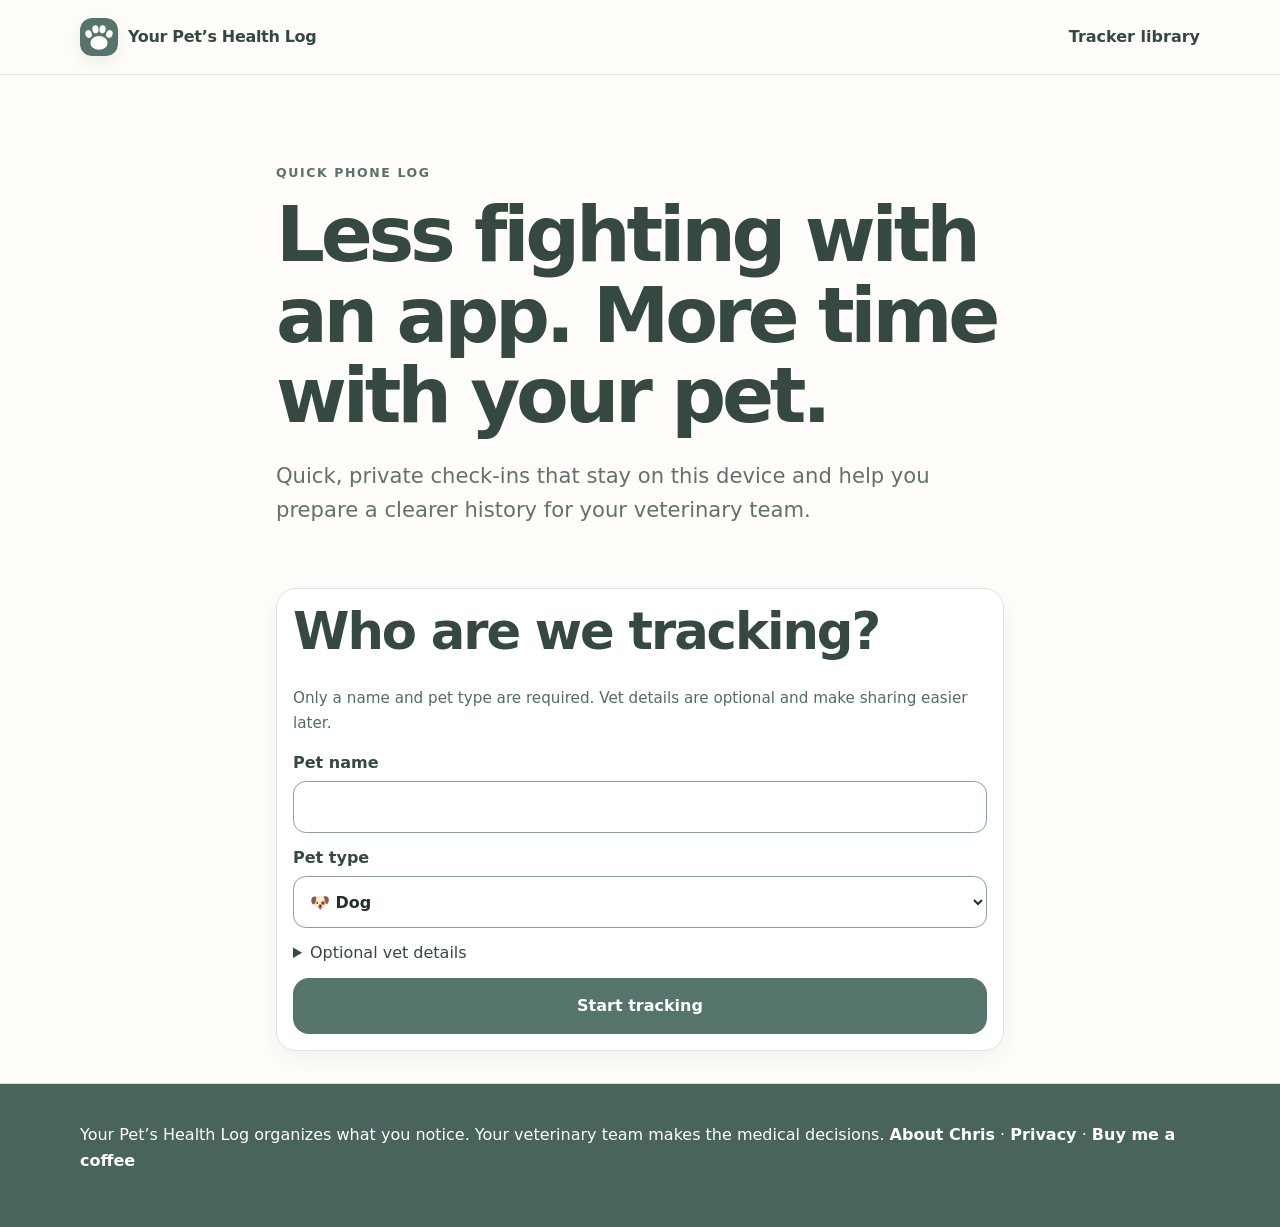
<file: app/index.html>
<!doctype html><html lang="en"><head><meta charset="utf-8"><meta name="viewport" content="width=device-width,initial-scale=1"><meta name="theme-color" content="#55756c"><meta name="robots" content="index,follow"><meta name="description" content="Private, phone-friendly pet health check-ins with local history and a simple vet-ready progress summary. No account required."><link rel="canonical" href="https://yourpetshealthlog.com/app/"><meta property="og:image" content="https://yourpetshealthlog.com/assets/og-card.png"><meta property="og:image:width" content="1200"><meta property="og:image:height" content="630"><meta property="og:image:alt" content="Your Pet’s Health Log — free printable pet health trackers, no account or email required."><meta name="twitter:image" content="https://yourpetshealthlog.com/assets/og-card.png"><meta name="twitter:card" content="summary_large_image"><title>Quick Phone Log | Your Pet’s Health Log</title><link rel="icon" href="/assets/paw.svg" type="image/svg+xml"><link rel="manifest" href="/app/manifest.webmanifest"><link rel="stylesheet" href="/styles/base.css"><link rel="stylesheet" href="/styles/mobile-app.css?v=10"><script src="/assets/mobile-app.js?v=10" defer></script><script src="/assets/offline.js?v=20260919-trust-content2" defer></script></head><body><a class="skip-link" href="#main">Skip to main content</a><header class="site-header"><div class="shell nav-wrap"><a class="brand" href="/" aria-label="Your Pet’s Health Log home"><img class="brand-logo" src="/assets/paw.svg" width="38" height="38" alt=""><span>Your Pet’s Health Log</span></a><nav class="app-nav" aria-label="App navigation"><a href="/">Tracker library</a></nav></div></header><main id="main" class="app-shell"><section class="app-hero"><p class="eyebrow">Quick Phone Log</p><h1>Less fighting with an app. More time with your pet.</h1><p class="lede">Quick, private check-ins that stay on this device and help you prepare a clearer history for your veterinary team.</p></section><section data-view="setup" class="app-card"><h2>Who are we tracking?</h2><p class="app-muted">Only a name and pet type are required. Vet details are optional and make sharing easier later.</p><form id="pet-form" class="app-grid"><label class="app-field">Pet name<input name="name" maxlength="48" required autocomplete="off"></label><label class="app-field">Pet type<select name="species" required><option value="Dog">🐶 Dog</option><option value="Cat">🐱 Cat</option><option value="Rabbit">🐰 Rabbit</option><option value="Guinea pig">🐹 Guinea pig</option><option value="Ferret">🐾 Ferret</option><option value="Chinchilla">☁️ Chinchilla</option><option value="Hamster">🌙 Hamster</option><option value="Rat or mouse">🐭 Rat or mouse</option><option value="Bird">🐦 Bird</option><option value="Reptile">🦎 Reptile</option><option value="Horse">🐴 Horse</option><option value="Fish or amphibian">🐠 Fish or amphibian</option><option value="Other pet">♥ Other pet</option></select></label><details><summary>Optional vet details</summary><div class="app-grid"><label class="app-field">Veterinarian<input name="vet_name" autocomplete="off"></label><label class="app-field">Clinic<input name="clinic_name" autocomplete="organization"></label><label class="app-field">Vet email<input name="vet_email" type="email" inputmode="email" autocomplete="email"></label></div></details><button class="app-action" type="submit">Start tracking</button></form></section><section data-view="home" class="app-hidden"><div id="pet-home"><div class="app-card app-pet"><div id="pet-avatar" class="app-avatar" aria-hidden="true">🐾</div><div><p class="eyebrow">My pet</p><h2 id="pet-name"></h2><p id="pet-species" class="app-muted"></p></div><button id="remove-pet" class="app-remove-pet" type="button" aria-label="Stop tracking this pet">Stop tracking</button></div><div class="app-card"><h2>What do you need today?</h2><div class="app-actions"><button class="app-action" type="button" data-go="checkin">Track today</button><button id="prepare-summary" class="app-action secondary" type="button">Prepare for a vet visit</button></div><p id="entry-count" class="app-muted"></p></div><div class="app-card"><h2>Recent check-ins</h2><div id="recent"></div></div></div><div id="pet-empty" class="app-card app-hidden"><p>Add a pet to start tracking.</p></div></section><section data-view="checkin" class="app-card app-hidden"><button class="text-link" type="button" data-go="home">← Back</button><h2>How are things today?</h2><p id="checkin-time" class="app-checkin-time" aria-live="polite"></p><p class="app-muted">Tap what you noticed. Add a note only if you want to.</p><form id="checkin-form" class="app-grid"><fieldset><legend>Appetite</legend><div class="app-choice-grid"><button class="app-choice" type="button" data-group="appetite" data-label="Appetite" aria-pressed="false">Usual</button><button class="app-choice" type="button" data-group="appetite" data-label="Appetite" aria-pressed="false">More</button><button class="app-choice" type="button" data-group="appetite" data-label="Appetite" aria-pressed="false">Less</button><button class="app-choice" type="button" data-group="appetite" data-label="Appetite" aria-pressed="false">None</button></div></fieldset><fieldset><legend>Energy</legend><div class="app-choice-grid"><button class="app-choice" type="button" data-group="energy" data-label="Energy" aria-pressed="false">Usual</button><button class="app-choice" type="button" data-group="energy" data-label="Energy" aria-pressed="false">More</button><button class="app-choice" type="button" data-group="energy" data-label="Energy" aria-pressed="false">Less</button></div></fieldset><fieldset><legend>Compared with the last check-in</legend><div class="app-choice-grid"><button class="app-choice" type="button" data-group="compared" data-label="Compared" aria-pressed="false">Better</button><button class="app-choice" type="button" data-group="compared" data-label="Compared" aria-pressed="false">Same</button><button class="app-choice" type="button" data-group="compared" data-label="Compared" aria-pressed="false">Worse</button></div></fieldset><label class="app-field">Add a note <span class="app-muted">(optional)</span><textarea id="checkin-note" maxlength="1000" placeholder="Anything else you want to remember?"></textarea></label><div class="app-photo-box"><label class="app-action secondary" for="checkin-photo">📷 Take or add a photo</label><input id="checkin-photo" class="app-file" type="file" accept="image/*" capture="environment"><div id="photo-preview-wrap" class="app-hidden"><img id="photo-preview" class="app-photo-preview" alt="Photo preview"><div class="app-photo-approval"><button id="approve-photo" class="app-action" type="button">Use this photo</button><button id="remove-photo" class="app-action secondary" type="button">Retake / choose another</button></div><p id="photo-status" class="app-status" role="status"></p></div><p class="app-muted">Optional. The photo stays on this device until you choose to share a report.</p></div><button class="app-action" type="submit">Save today's check-in</button><p id="checkin-status" class="app-status" role="status"></p></form></section><section data-view="summary" class="app-card app-hidden"><button class="text-link" type="button" data-go="home">← Back</button><div class="app-report-pet"><div id="summary-avatar" class="app-avatar app-report-avatar" aria-hidden="true">🐾</div><div><p class="eyebrow">Prepare for a vet visit</p><h2 id="summary-heading">Progress summary</h2><p id="summary-species" class="app-muted app-report-species"></p></div></div><p class="app-muted">Review before sharing. This contains your recorded observations, not a diagnosis.</p><div id="summary-text" class="app-summary" aria-label="Recorded check-ins"></div><div class="app-actions"><button id="email-vet" class="app-action" type="button">Email to Vet</button><button id="share-summary" class="app-action secondary" type="button">Share</button><button id="print-summary" class="app-action secondary" type="button">Print</button></div><p id="share-status" class="app-status" role="status"></p><aside class="app-support" aria-labelledby="app-support-title"><div><h3 id="app-support-title">Help keep the log free.</h3><p>Optional support helps cover hosting and updates. Your records and every feature stay available either way.</p></div><a class="app-action secondary" href="https://buymeacoffee.com/divclass016" target="_blank" rel="noopener noreferrer">Buy me a coffee</a></aside></section></main><footer class="site-footer"><div class="shell"><p>Your Pet’s Health Log organizes what you notice. Your veterinary team makes the medical decisions. <a href="/about.html">About Chris</a> · <a href="/privacy.html">Privacy</a> · <a href="https://buymeacoffee.com/divclass016" target="_blank" rel="noopener noreferrer">Buy me a coffee</a></p></div></footer></body></html>
</file>
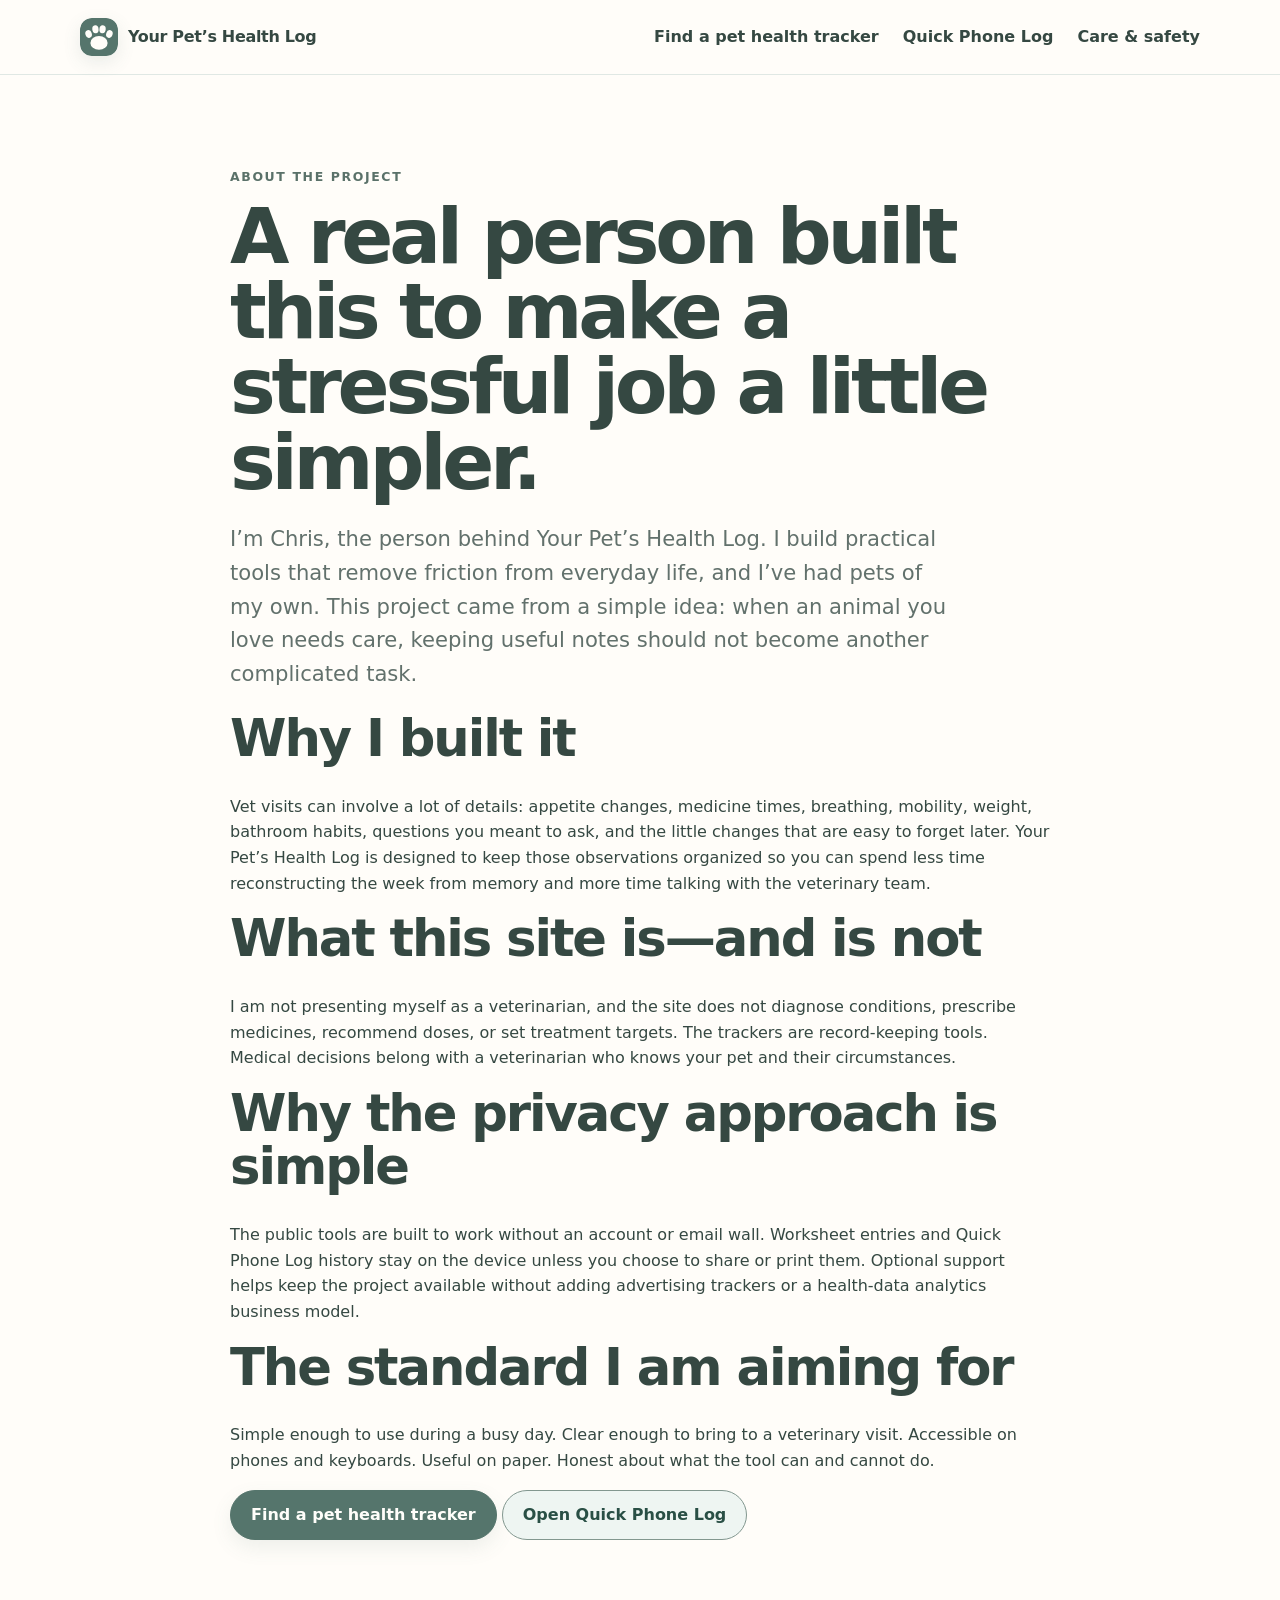
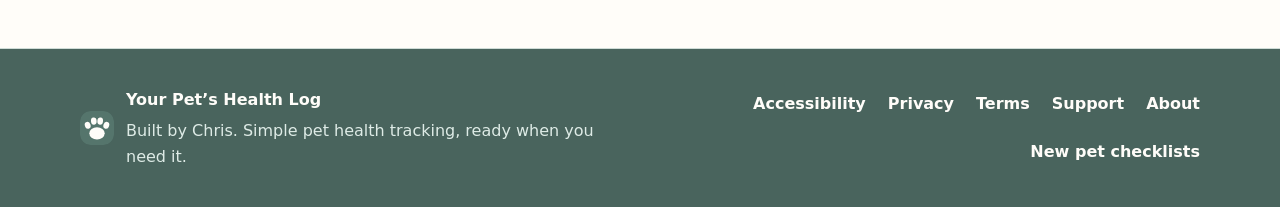
<file: about.html>
<!doctype html>
<html lang="en">
<head>
  <meta charset="utf-8">
  <meta name="viewport" content="width=device-width, initial-scale=1">
  <title>About | Your Pet’s Health Log</title>
  <meta name="description" content="Meet Chris, the person behind Your Pet’s Health Log, and learn why the free, privacy-friendly pet health tracking tools were built.">
  <meta name="robots" content="index, follow">
  <meta name="author" content="Chris">
  <meta name="theme-color" content="#55756c">
  <meta name="color-scheme" content="light">
  <link rel="canonical" href="https://yourpetshealthlog.com/about.html">
  <meta property="og:type" content="profile">
  <meta property="og:site_name" content="Your Pet’s Health Log">
  <meta property="og:title" content="About | Your Pet’s Health Log">
  <meta property="og:description" content="Why Chris built Your Pet’s Health Log: simple, private tools that help pet families keep clearer records for veterinary visits.">
  <meta property="og:url" content="https://yourpetshealthlog.com/about.html">
  <link rel="icon" href="/assets/paw.svg?v=20261003-convert1" type="image/svg+xml">
  <link rel="stylesheet" href="/styles/base.css?v=20261003-convert1">
  <link rel="stylesheet" href="/styles/components.css?v=20261003-convert1">
  <script type="application/ld+json">{"@context":"https://schema.org","@graph":[{"@type":"ProfilePage","@id":"https://yourpetshealthlog.com/about.html#page","url":"https://yourpetshealthlog.com/about.html","name":"About Your Pet’s Health Log","mainEntity":{"@id":"https://yourpetshealthlog.com/about.html#creator"}},{"@type":"Person","@id":"https://yourpetshealthlog.com/about.html#creator","name":"Chris","description":"Creator of Your Pet’s Health Log, a free privacy-friendly pet health tracking project.","url":"https://yourpetshealthlog.com/about.html"}]}</script>
  <script src="/assets/offline.js?v=20261003-convert1" defer></script>
</head>
<body>
  <a class="skip-link" href="#main">Skip to about information</a>
  <header class="site-header"><div class="shell nav-wrap"><a class="brand" href="/" aria-label="Your Pet’s Health Log home"><img class="brand-logo" src="/assets/paw.svg?v=20261003-convert1" width="38" height="38" alt=""><span>Your Pet’s Health Log</span></a><nav aria-label="Primary navigation"><a href="/#finder">Find a pet health tracker</a><a href="/app/">Quick Phone Log</a><a href="/#safety">Care &amp; safety</a></nav></div></header>
  <main id="main" class="section">
    <div class="shell narrow-shell">
      <p class="eyebrow">About the project</p>
      <h1>A real person built this to make a stressful job a little simpler.</h1>
      <p class="lede">I’m Chris, the person behind Your Pet’s Health Log. I build practical tools that remove friction from everyday life, and I’ve had pets of my own. This project came from a simple idea: when an animal you love needs care, keeping useful notes should not become another complicated task.</p>

      <section aria-labelledby="why-built"><h2 id="why-built">Why I built it</h2><p>Vet visits can involve a lot of details: appetite changes, medicine times, breathing, mobility, weight, bathroom habits, questions you meant to ask, and the little changes that are easy to forget later. Your Pet’s Health Log is designed to keep those observations organized so you can spend less time reconstructing the week from memory and more time talking with the veterinary team.</p></section>

      <section aria-labelledby="what-it-is"><h2 id="what-it-is">What this site is—and is not</h2><p>I am not presenting myself as a veterinarian, and the site does not diagnose conditions, prescribe medicines, recommend doses, or set treatment targets. The trackers are record-keeping tools. Medical decisions belong with a veterinarian who knows your pet and their circumstances.</p></section>

      <section aria-labelledby="privacy-approach"><h2 id="privacy-approach">Why the privacy approach is simple</h2><p>The public tools are built to work without an account or email wall. Worksheet entries and Quick Phone Log history stay on the device unless you choose to share or print them. Optional support helps keep the project available without adding advertising trackers or a health-data analytics business model.</p></section>

      <section aria-labelledby="project-principles"><h2 id="project-principles">The standard I am aiming for</h2><p>Simple enough to use during a busy day. Clear enough to bring to a veterinary visit. Accessible on phones and keyboards. Useful on paper. Honest about what the tool can and cannot do.</p></section>

      <p><a class="button" href="/#library">Find a pet health tracker</a> <a class="button button-secondary" href="/app/">Open Quick Phone Log</a></p>
    </div>
  </main>
  <footer class="site-footer"><div class="shell footer-wrap"><div class="footer-brand"><img class="footer-logo" src="/assets/paw.svg?v=20261003-convert1" width="34" height="34" alt=""><div><strong>Your Pet’s Health Log</strong><p>Built by Chris. Simple pet health tracking, ready when you need it.</p></div></div><div class="footer-links"><a href="/accessibility.html">Accessibility</a><a href="/privacy.html">Privacy</a><a href="/terms.html">Terms</a><a href="https://buymeacoffee.com/divclass016" target="_blank" rel="noopener noreferrer">Support</a><a href="/about.html">About</a><a href="https://welcomehomepet.netlify.app/">New pet checklists</a></div></div></footer>
</body>
</html>
</file>
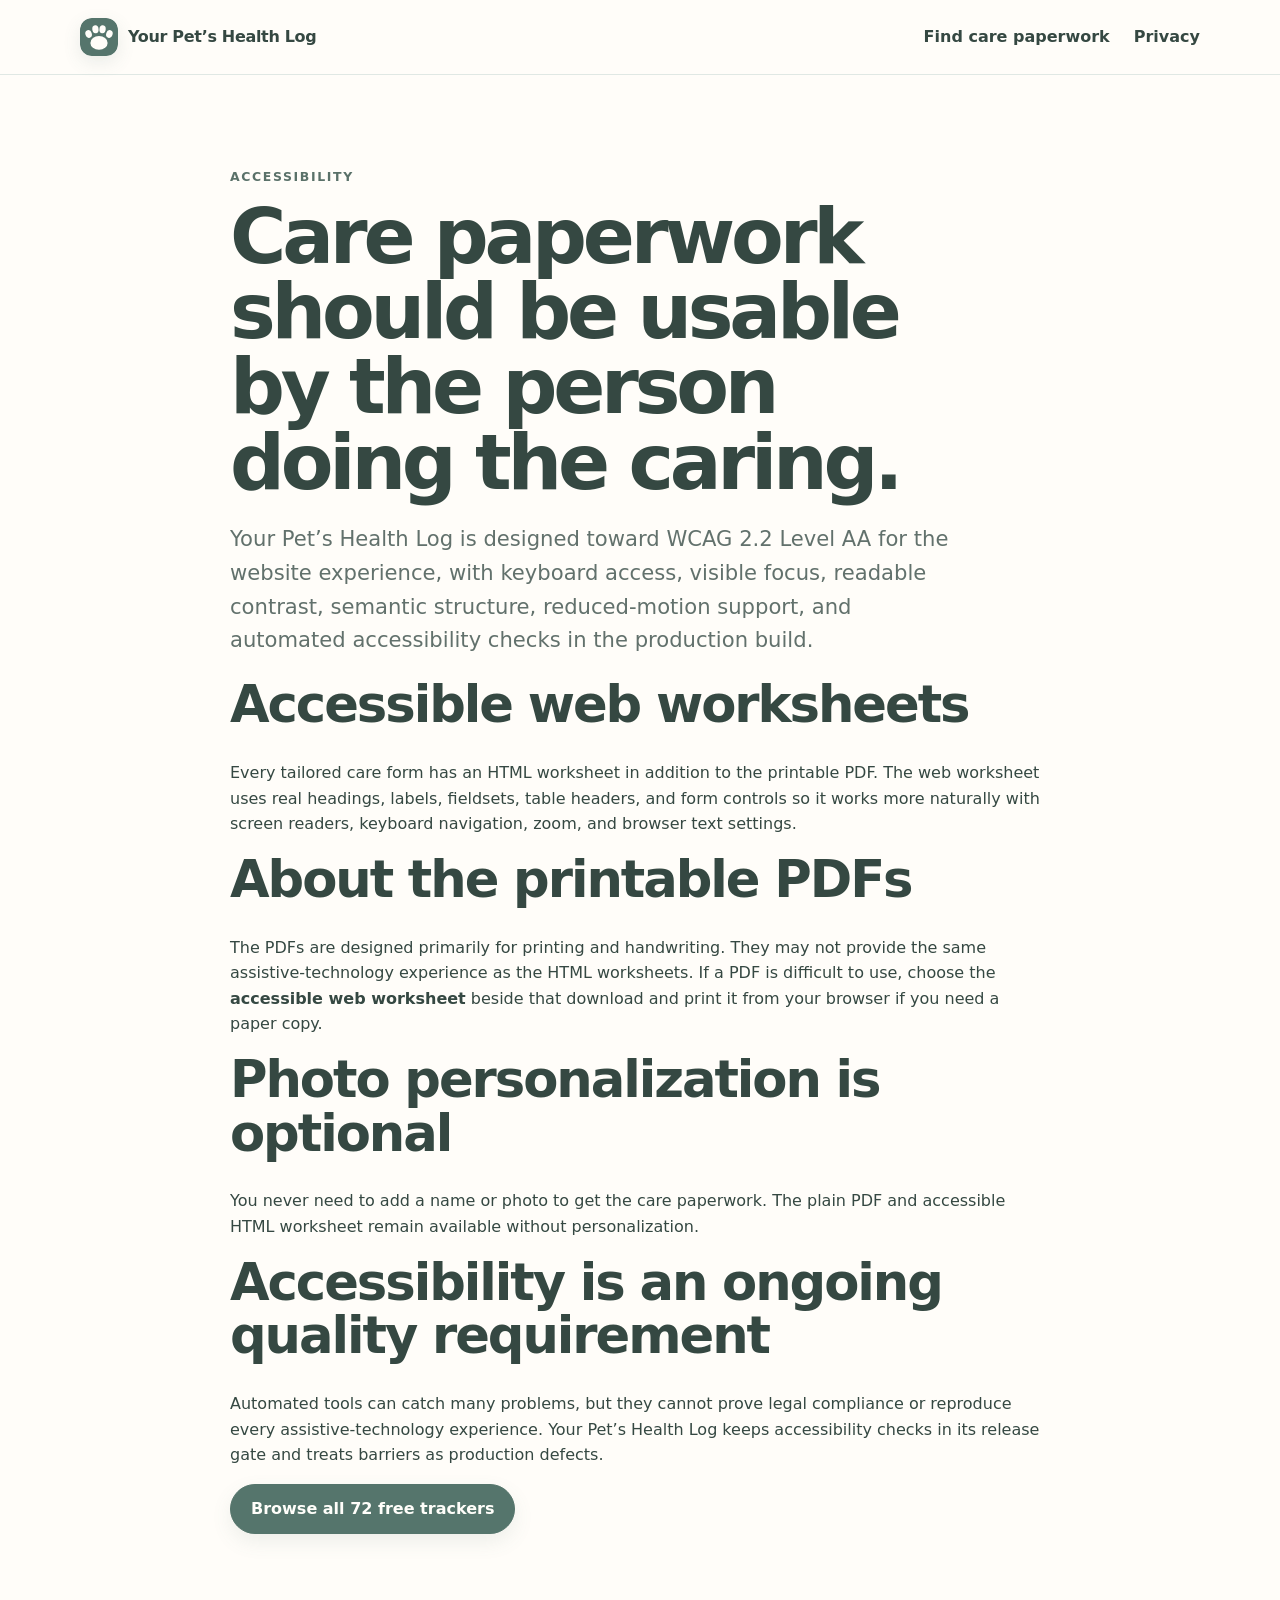
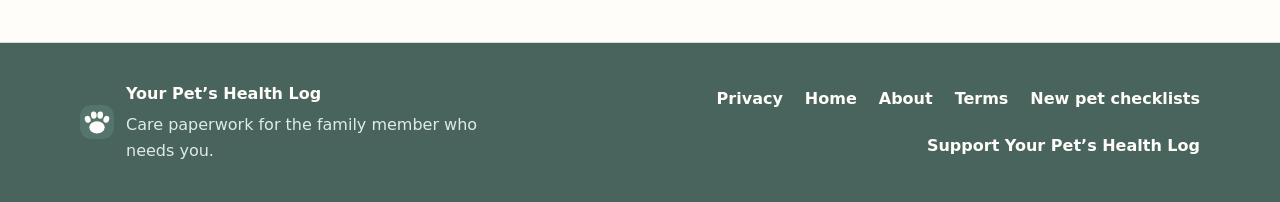
<file: accessibility.html>
<!doctype html>
<html lang="en">
<head>
  <meta charset="utf-8">
  <meta name="viewport" content="width=device-width, initial-scale=1">
  <title>Accessibility | Your Pet’s Health Log</title>
  <meta name="description" content="Your Pet’s Health Log accessibility information, including keyboard-friendly care paperwork and accessible web worksheet alternatives to printable PDFs.">
  <meta name="robots" content="index, follow">
  <meta name="theme-color" content="#55756c">
  <meta name="color-scheme" content="light">
  <link rel="canonical" href="https://yourpetshealthlog.com/accessibility.html">
  <meta property="og:type" content="website">
  <meta property="og:site_name" content="Your Pet’s Health Log">
  <meta property="og:title" content="Accessibility | Your Pet’s Health Log">
  <meta property="og:description" content="Keyboard-friendly care paperwork and accessible web worksheet alternatives to printable PDFs.">
  <meta property="og:url" content="https://yourpetshealthlog.com/accessibility.html">
  <link rel="icon" href="/assets/paw.svg?v=20261003-convert1" type="image/svg+xml">
  <link rel="stylesheet" href="/styles/base.css?v=20261003-convert1">
  <link rel="stylesheet" href="/styles/components.css?v=20261003-convert1">
</head>
<body>
  <a class="skip-link" href="#main">Skip to accessibility information</a>
  <header class="site-header"><div class="shell nav-wrap"><a class="brand" href="/" aria-label="Your Pet’s Health Log home"><img class="brand-logo" src="/assets/paw.svg?v=20261003-convert1" width="38" height="38" alt=""><span>Your Pet’s Health Log</span></a><nav aria-label="Primary navigation"><a href="/#finder">Find care paperwork</a><a href="/privacy.html">Privacy</a></nav></div></header>
  <main id="main" class="section">
    <div class="shell narrow-shell">
      <p class="eyebrow">Accessibility</p>
      <h1>Care paperwork should be usable by the person doing the caring.</h1>
      <p class="lede">Your Pet’s Health Log is designed toward WCAG 2.2 Level AA for the website experience, with keyboard access, visible focus, readable contrast, semantic structure, reduced-motion support, and automated accessibility checks in the production build.</p>

      <section aria-labelledby="web-works"><h2 id="web-works">Accessible web worksheets</h2><p>Every tailored care form has an HTML worksheet in addition to the printable PDF. The web worksheet uses real headings, labels, fieldsets, table headers, and form controls so it works more naturally with screen readers, keyboard navigation, zoom, and browser text settings.</p></section>

      <section aria-labelledby="pdf-note"><h2 id="pdf-note">About the printable PDFs</h2><p>The PDFs are designed primarily for printing and handwriting. They may not provide the same assistive-technology experience as the HTML worksheets. If a PDF is difficult to use, choose the <strong>accessible web worksheet</strong> beside that download and print it from your browser if you need a paper copy.</p></section>

      <section aria-labelledby="personalization-a11y"><h2 id="personalization-a11y">Photo personalization is optional</h2><p>You never need to add a name or photo to get the care paperwork. The plain PDF and accessible HTML worksheet remain available without personalization.</p></section>

      <section aria-labelledby="limits"><h2 id="limits">Accessibility is an ongoing quality requirement</h2><p>Automated tools can catch many problems, but they cannot prove legal compliance or reproduce every assistive-technology experience. Your Pet’s Health Log keeps accessibility checks in its release gate and treats barriers as production defects.</p></section>

      <p><a class="button" href="/#library">Browse all 72 free trackers</a></p>
    </div>
  </main>
  <footer class="site-footer"><div class="shell footer-wrap"><div class="footer-brand"><img class="footer-logo" src="/assets/paw.svg?v=20261003-convert1" width="34" height="34" alt=""><div><strong>Your Pet’s Health Log</strong><p>Care paperwork for the family member who needs you.</p></div></div><div class="footer-links"><a href="/privacy.html">Privacy</a><a href="/">Home</a><a href="/about.html">About</a><a href="/terms.html">Terms</a><a href="https://welcomehomepet.netlify.app/">New pet checklists</a><a href="https://buymeacoffee.com/divclass016" target="_blank" rel="noopener noreferrer">Support Your Pet’s Health Log</a></div></div></footer>
</body>
</html>
</file>
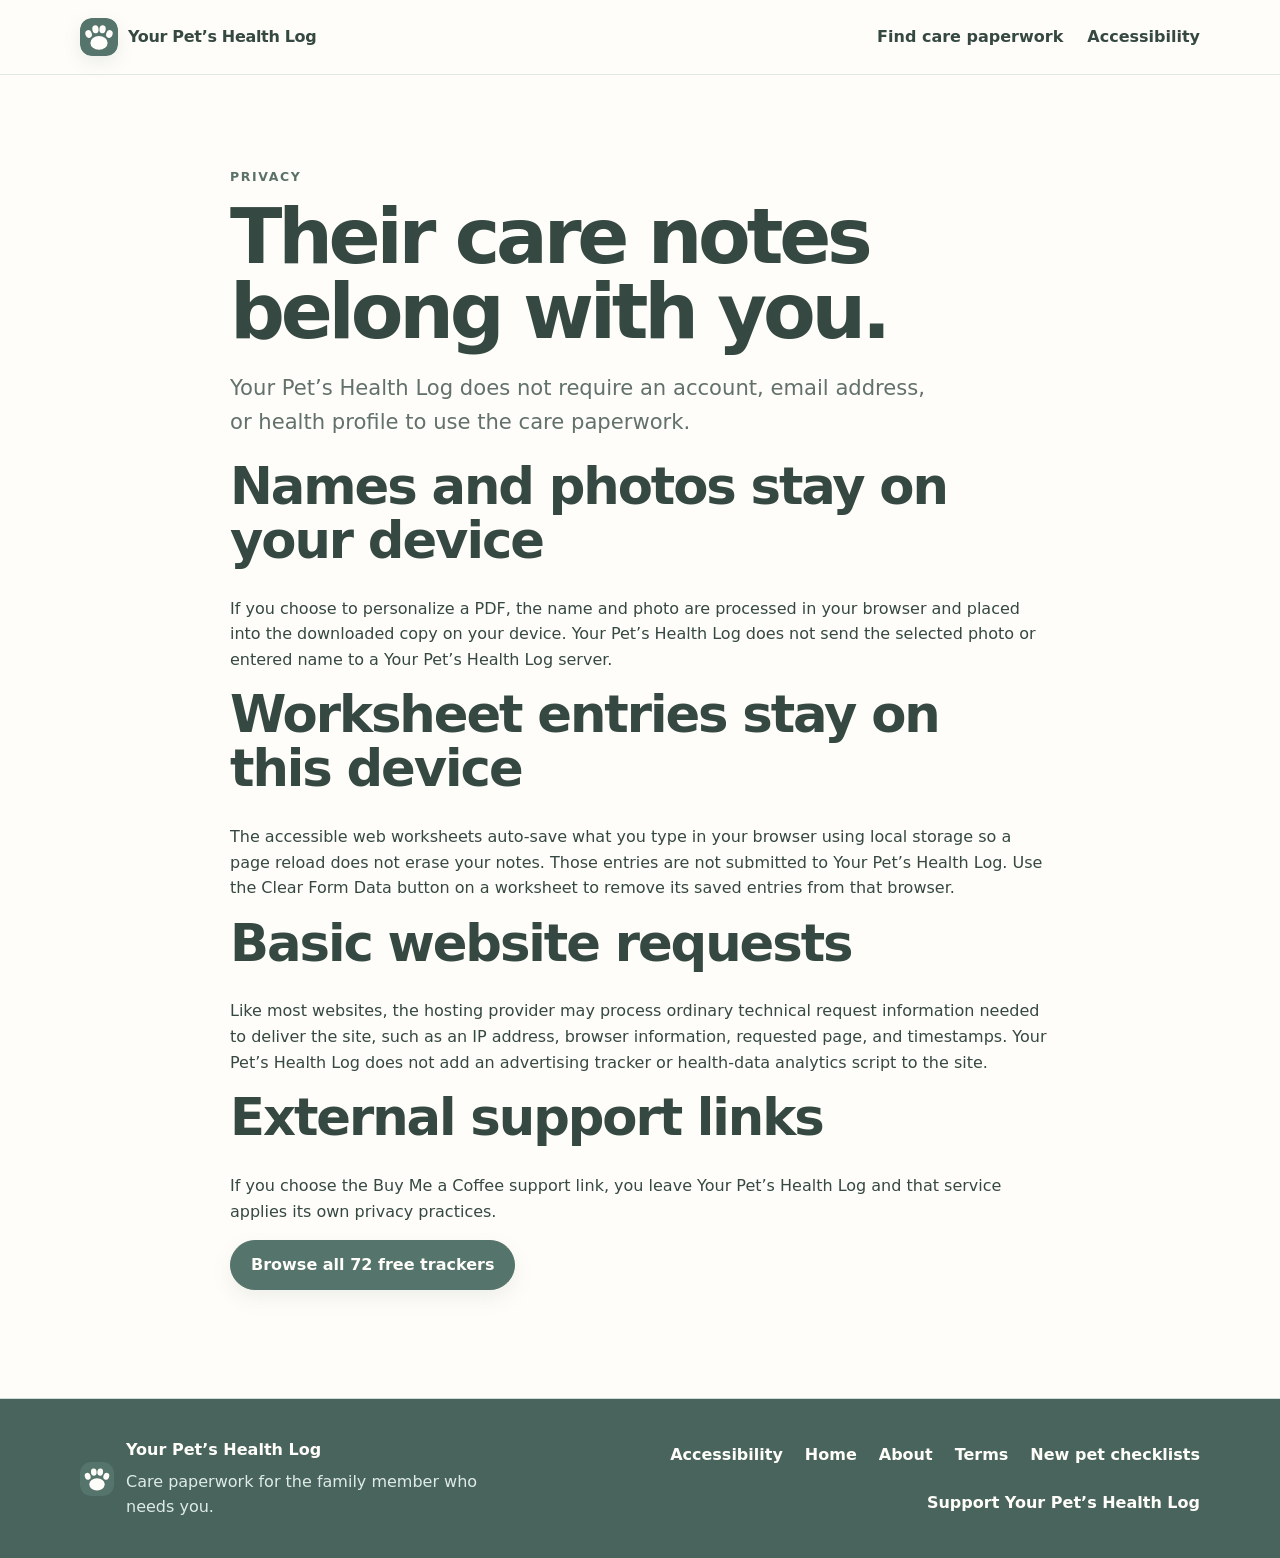
<file: privacy.html>
<!doctype html>
<html lang="en">
<head>
  <meta charset="utf-8">
  <meta name="viewport" content="width=device-width, initial-scale=1">
  <title>Privacy | Your Pet’s Health Log</title>
  <meta name="description" content="How Your Pet’s Health Log handles privacy: no account or email wall, and optional family-member photo personalization stays on your device.">
  <meta name="robots" content="index, follow">
  <meta name="theme-color" content="#55756c">
  <meta name="color-scheme" content="light">
  <link rel="canonical" href="https://yourpetshealthlog.com/privacy.html">
  <meta property="og:type" content="website">
  <meta property="og:site_name" content="Your Pet’s Health Log">
  <meta property="og:title" content="Privacy | Your Pet’s Health Log">
  <meta property="og:description" content="No account or email wall. Optional name and photo personalization stays on your device.">
  <meta property="og:url" content="https://yourpetshealthlog.com/privacy.html">
  <link rel="icon" href="/assets/paw.svg?v=20261003-convert1" type="image/svg+xml">
  <link rel="stylesheet" href="/styles/base.css?v=20261003-convert1">
  <link rel="stylesheet" href="/styles/components.css?v=20261003-convert1">
</head>
<body>
  <a class="skip-link" href="#main">Skip to privacy information</a>
  <header class="site-header"><div class="shell nav-wrap"><a class="brand" href="/" aria-label="Your Pet’s Health Log home"><img class="brand-logo" src="/assets/paw.svg?v=20261003-convert1" width="38" height="38" alt=""><span>Your Pet’s Health Log</span></a><nav aria-label="Primary navigation"><a href="/#finder">Find care paperwork</a><a href="/accessibility.html">Accessibility</a></nav></div></header>
  <main id="main" class="section">
    <div class="shell narrow-shell">
      <p class="eyebrow">Privacy</p>
      <h1>Their care notes belong with you.</h1>
      <p class="lede">Your Pet’s Health Log does not require an account, email address, or health profile to use the care paperwork.</p>

      <section aria-labelledby="photo-privacy"><h2 id="photo-privacy">Names and photos stay on your device</h2><p>If you choose to personalize a PDF, the name and photo are processed in your browser and placed into the downloaded copy on your device. Your Pet’s Health Log does not send the selected photo or entered name to a Your Pet’s Health Log server.</p></section>

      <section aria-labelledby="forms-privacy"><h2 id="forms-privacy">Worksheet entries stay on this device</h2><p>The accessible web worksheets auto-save what you type in your browser using local storage so a page reload does not erase your notes. Those entries are not submitted to Your Pet’s Health Log. Use the Clear Form Data button on a worksheet to remove its saved entries from that browser.</p></section>

      <section aria-labelledby="hosting-privacy"><h2 id="hosting-privacy">Basic website requests</h2><p>Like most websites, the hosting provider may process ordinary technical request information needed to deliver the site, such as an IP address, browser information, requested page, and timestamps. Your Pet’s Health Log does not add an advertising tracker or health-data analytics script to the site.</p></section>

      <section aria-labelledby="external-privacy"><h2 id="external-privacy">External support links</h2><p>If you choose the Buy Me a Coffee support link, you leave Your Pet’s Health Log and that service applies its own privacy practices.</p></section>

      <p><a class="button" href="/#library">Browse all 72 free trackers</a></p>
    </div>
  </main>
  <footer class="site-footer"><div class="shell footer-wrap"><div class="footer-brand"><img class="footer-logo" src="/assets/paw.svg?v=20261003-convert1" width="34" height="34" alt=""><div><strong>Your Pet’s Health Log</strong><p>Care paperwork for the family member who needs you.</p></div></div><div class="footer-links"><a href="/accessibility.html">Accessibility</a><a href="/">Home</a><a href="/about.html">About</a><a href="/terms.html">Terms</a><a href="https://welcomehomepet.netlify.app/">New pet checklists</a><a href="https://buymeacoffee.com/divclass016" target="_blank" rel="noopener noreferrer">Support Your Pet’s Health Log</a></div></div></footer>
</body>
</html>
</file>
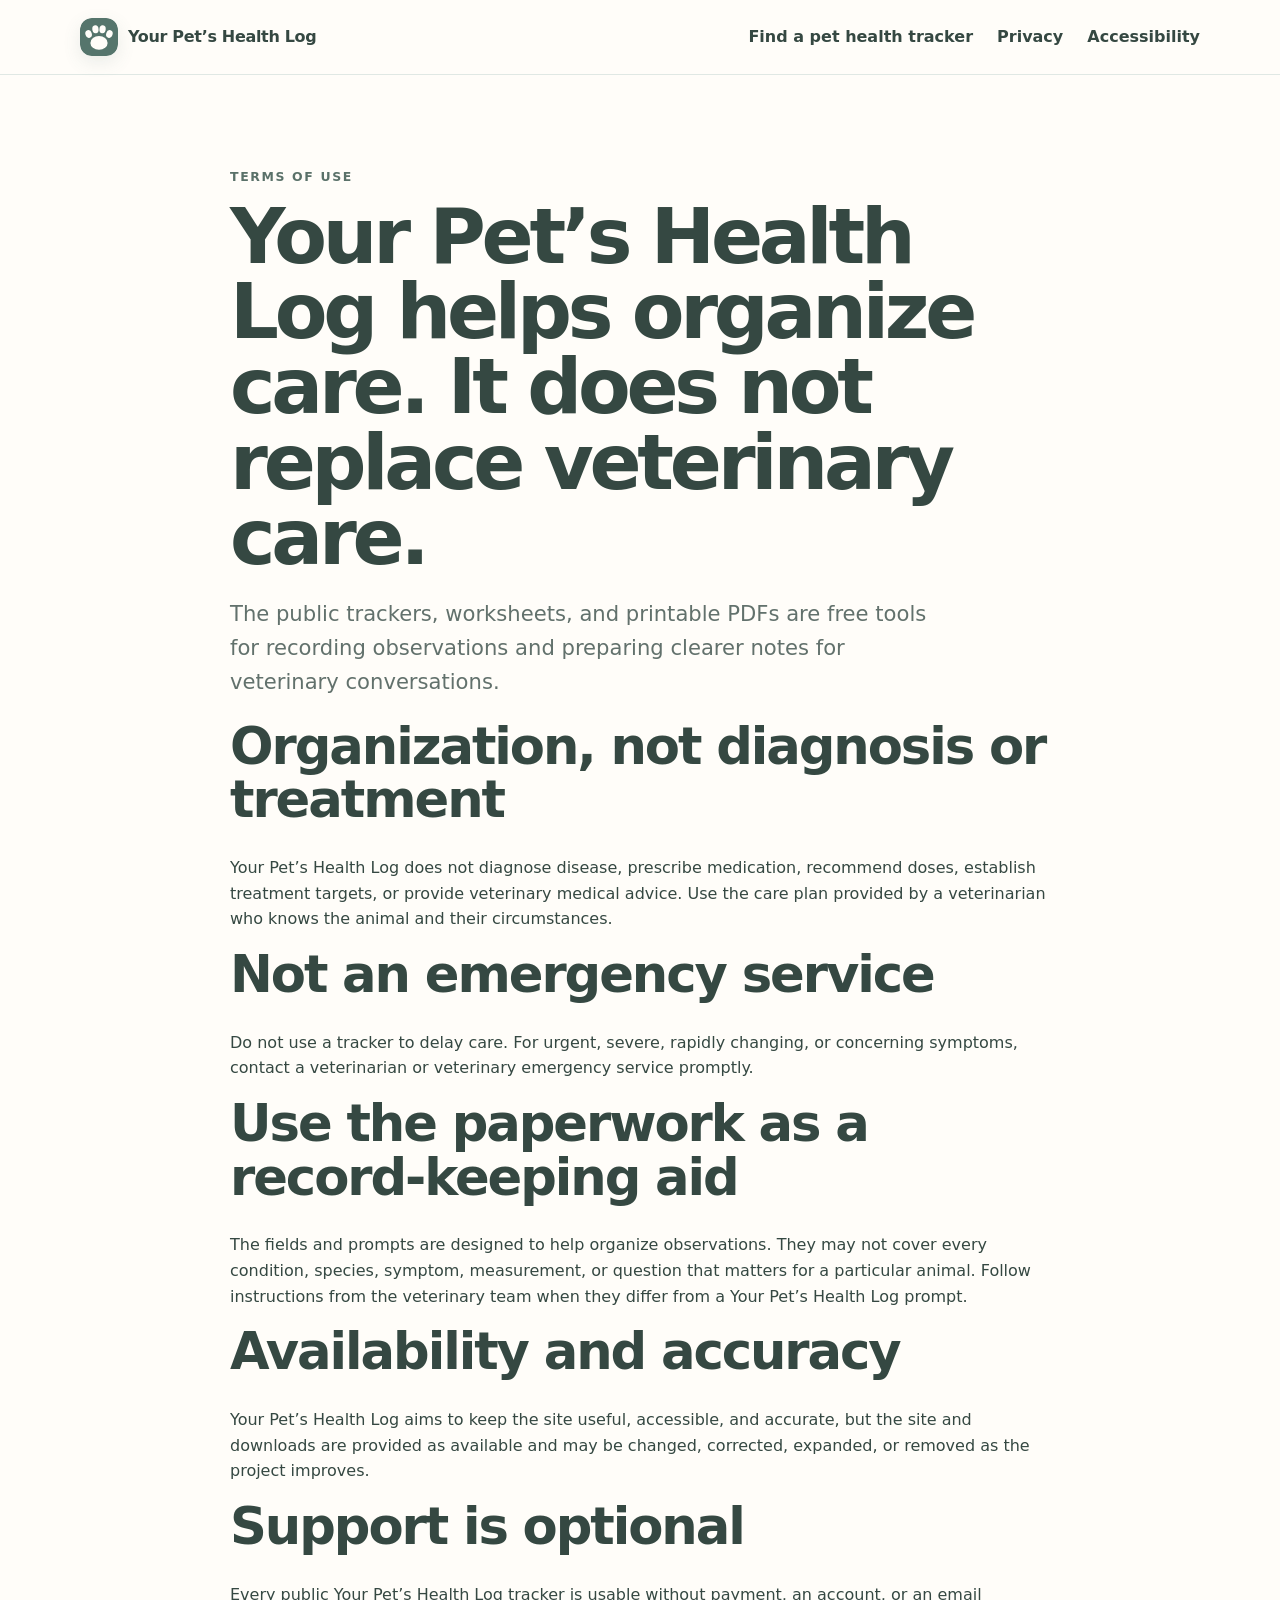
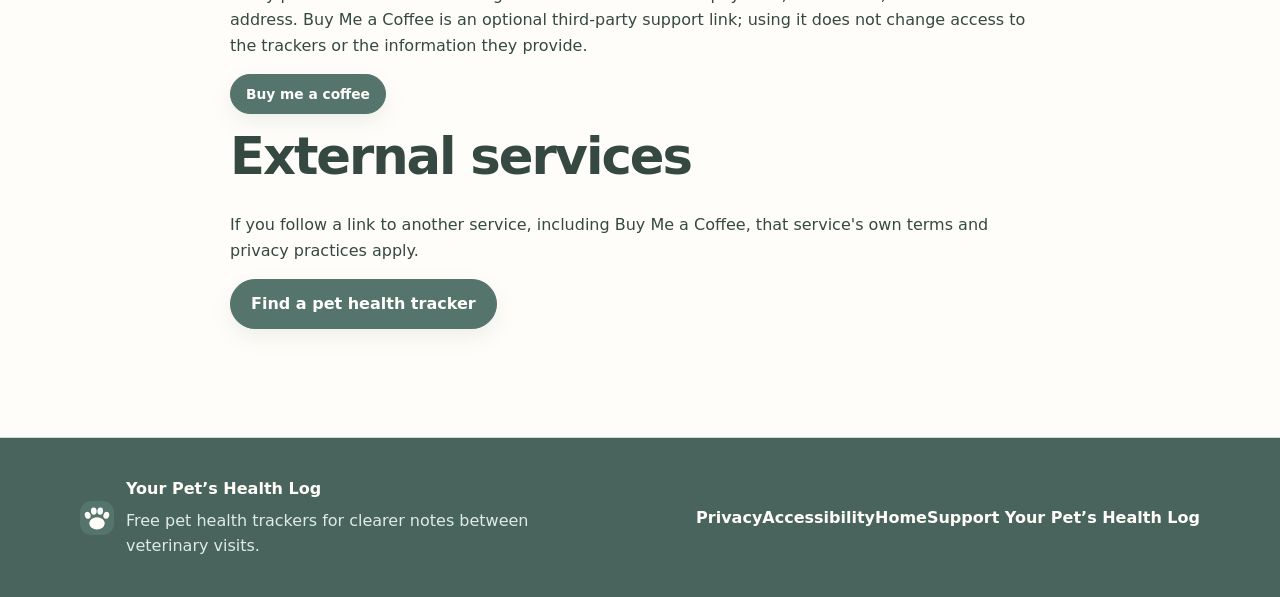
<file: terms.html>
<!doctype html>
<html lang="en">
<head>
  <meta charset="utf-8">
  <meta name="viewport" content="width=device-width, initial-scale=1">
  <title>Terms of Use | Your Pet’s Health Log</title>
  <meta name="description" content="Terms for using Your Pet’s Health Log free pet health trackers, printable care paperwork, and optional support links.">
  <meta name="robots" content="index, follow">
  <meta name="theme-color" content="#55756c">
  <meta name="color-scheme" content="light">
  <link rel="canonical" href="https://yourpetshealthlog.com/terms.html">
  <meta property="og:type" content="website">
  <meta property="og:site_name" content="Your Pet’s Health Log">
  <meta property="og:title" content="Terms of Use | Your Pet’s Health Log">
  <meta property="og:description" content="Your Pet’s Health Log provides free organizational tools for pet care. The trackers are not veterinary advice or emergency services.">
  <meta property="og:url" content="https://yourpetshealthlog.com/terms.html">
  <link rel="icon" href="/assets/paw.svg?v=20261003-convert1" type="image/svg+xml">
  <link rel="stylesheet" href="/styles/base.css?v=20261003-convert1">
  <link rel="stylesheet" href="/styles/components.css?v=20261003-convert1">
</head>
<body>
  <a class="skip-link" href="#main">Skip to terms of use</a>
  <header class="site-header"><div class="shell nav-wrap"><a class="brand" href="/" aria-label="Your Pet’s Health Log home"><img class="brand-logo" src="/assets/paw.svg?v=20261003-convert1" width="38" height="38" alt=""><span>Your Pet’s Health Log</span></a><nav aria-label="Primary navigation"><a href="/#finder">Find a pet health tracker</a><a href="/privacy.html">Privacy</a><a href="/accessibility.html">Accessibility</a></nav></div></header>
  <main id="main" class="section">
    <div class="shell narrow-shell">
      <p class="eyebrow">Terms of use</p>
      <h1>Your Pet’s Health Log helps organize care. It does not replace veterinary care.</h1>
      <p class="lede">The public trackers, worksheets, and printable PDFs are free tools for recording observations and preparing clearer notes for veterinary conversations.</p>

      <section aria-labelledby="purpose"><h2 id="purpose">Organization, not diagnosis or treatment</h2><p>Your Pet’s Health Log does not diagnose disease, prescribe medication, recommend doses, establish treatment targets, or provide veterinary medical advice. Use the care plan provided by a veterinarian who knows the animal and their circumstances.</p></section>

      <section aria-labelledby="urgent"><h2 id="urgent">Not an emergency service</h2><p>Do not use a tracker to delay care. For urgent, severe, rapidly changing, or concerning symptoms, contact a veterinarian or veterinary emergency service promptly.</p></section>

      <section aria-labelledby="estimates"><h2 id="estimates">Use the paperwork as a record-keeping aid</h2><p>The fields and prompts are designed to help organize observations. They may not cover every condition, species, symptom, measurement, or question that matters for a particular animal. Follow instructions from the veterinary team when they differ from a Your Pet’s Health Log prompt.</p></section>

      <section aria-labelledby="availability"><h2 id="availability">Availability and accuracy</h2><p>Your Pet’s Health Log aims to keep the site useful, accessible, and accurate, but the site and downloads are provided as available and may be changed, corrected, expanded, or removed as the project improves.</p></section>

      <section aria-labelledby="support"><h2 id="support">Support is optional</h2><p>Every public Your Pet’s Health Log tracker is usable without payment, an account, or an email address. Buy Me a Coffee is an optional third-party support link; using it does not change access to the trackers or the information they provide.</p><p><a class="button button-small" href="https://buymeacoffee.com/divclass016" target="_blank" rel="noopener noreferrer">Buy me a coffee</a></p></section>

      <section aria-labelledby="external"><h2 id="external">External services</h2><p>If you follow a link to another service, including Buy Me a Coffee, that service's own terms and privacy practices apply.</p></section>

      <p><a class="button" href="/#library">Find a pet health tracker</a></p>
    </div>
  </main>
  <footer class="site-footer"><div class="shell footer-wrap"><div class="footer-brand"><img class="footer-logo" src="/assets/paw.svg?v=20261003-convert1" width="34" height="34" alt=""><div><strong>Your Pet’s Health Log</strong><p>Free pet health trackers for clearer notes between veterinary visits.</p></div></div><div><a href="/privacy.html">Privacy</a><a href="/accessibility.html">Accessibility</a><a href="/">Home</a><a href="https://buymeacoffee.com/divclass016" target="_blank" rel="noopener noreferrer">Support Your Pet’s Health Log</a></div></div></footer>
</body>
</html>
</file>
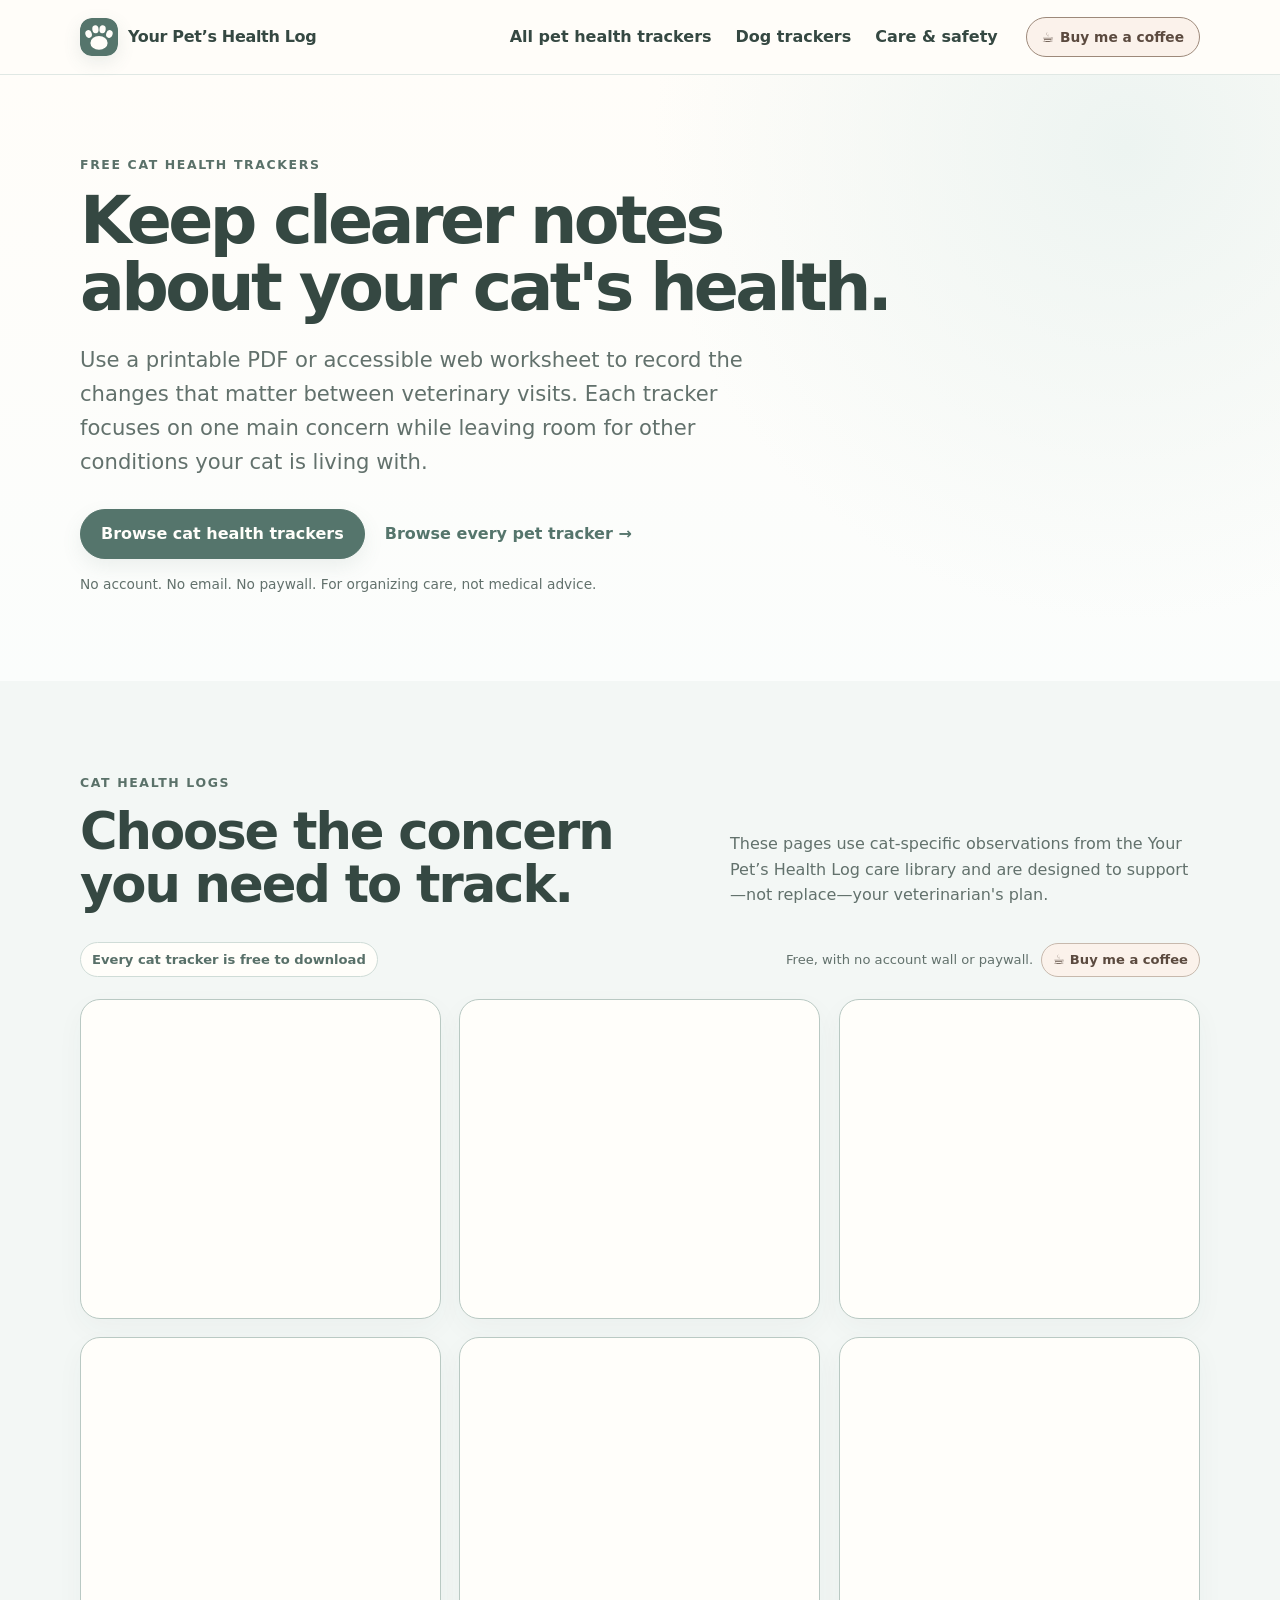
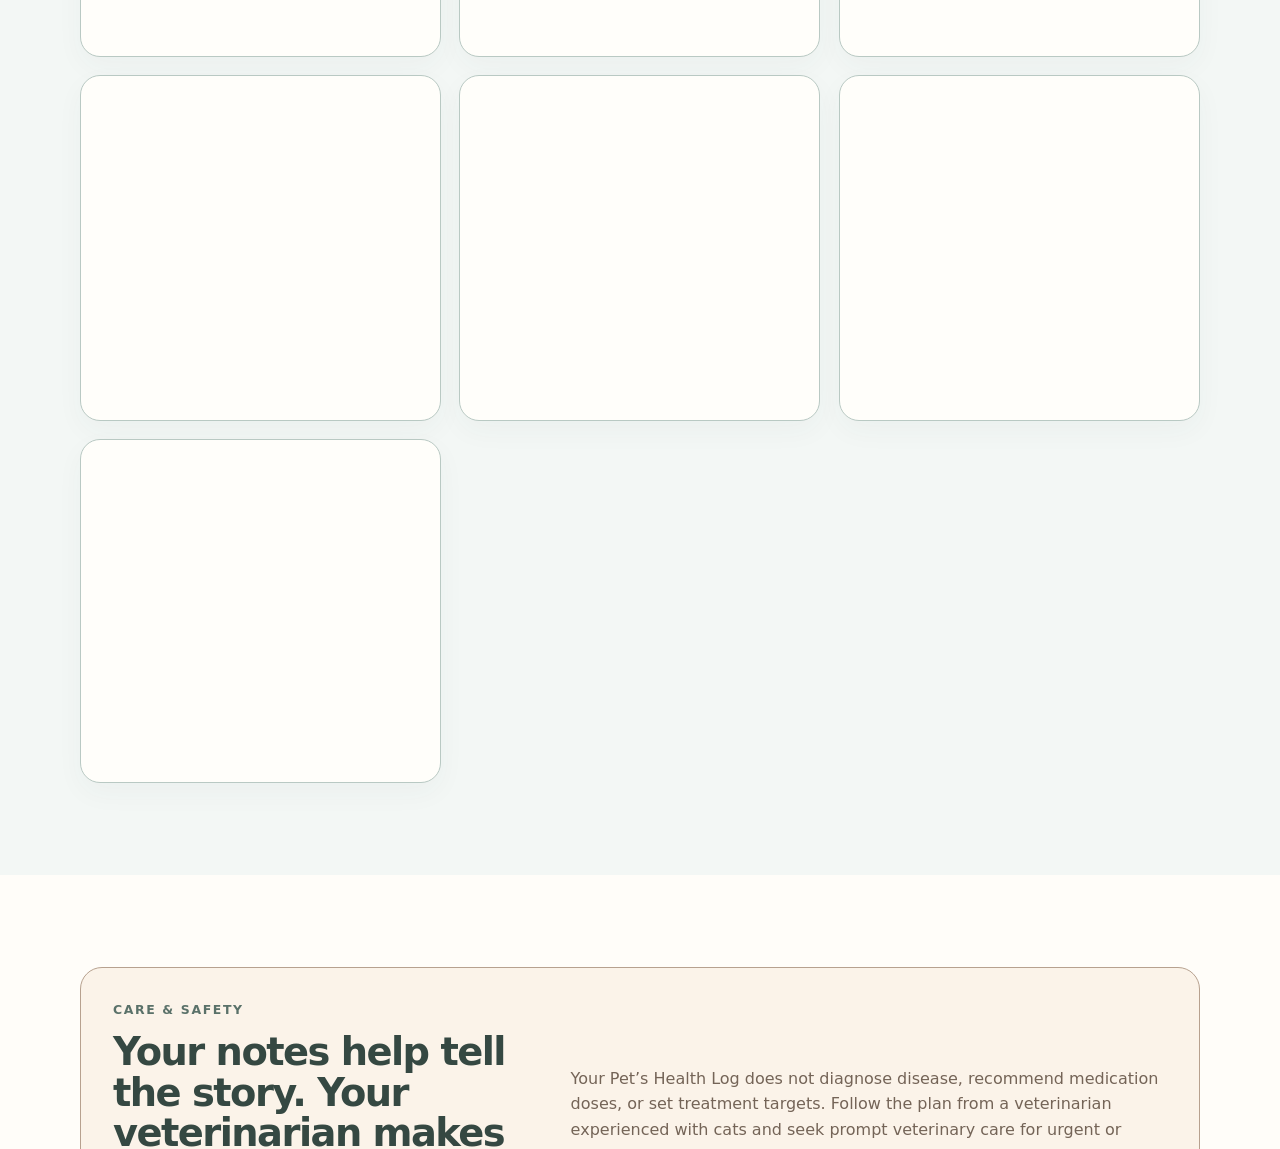
<file: pets/cat-health-trackers.html>
<!doctype html>
<html lang="en">
<head>
  <meta charset="utf-8">
  <meta name="viewport" content="width=device-width, initial-scale=1">
  <title>Free Cat Health Trackers & Printable Logs | Your Pet’s Health Log</title>
  <meta name="description" content="Free printable cat health trackers for diabetes, kidney disease, hyperthyroidism, asthma, arthritis, heart disease, seizures and more. No account or paywall.">
  <meta name="robots" content="index, follow, max-image-preview:large">
  <link rel="canonical" href="https://yourpetshealthlog.com/pets/cat-health-trackers.html">
  <meta property="og:type" content="website">
  <meta property="og:site_name" content="Your Pet’s Health Log">
  <meta property="og:title" content="Free Cat Health Trackers & Printable Logs | Your Pet’s Health Log">
  <meta property="og:description" content="Printable and accessible cat health trackers for common chronic health concerns. Keep clearer notes for veterinary visits.">
  <meta property="og:url" content="https://yourpetshealthlog.com/pets/cat-health-trackers.html">
  <meta property="og:image" content="https://yourpetshealthlog.com/assets/og-card.png">
  <meta property="og:image:width" content="1200">
  <meta property="og:image:height" content="630">
  <meta property="og:image:alt" content="Your Pet’s Health Log — free printable pet health trackers, no account or email required.">
  <meta name="twitter:image" content="https://yourpetshealthlog.com/assets/og-card.png">
  <meta name="twitter:card" content="summary_large_image">
  <link rel="icon" href="/assets/paw.svg?v=20261003-convert1" type="image/svg+xml">
  <link rel="stylesheet" href="/styles/base.css?v=20261003-convert1">
  <link rel="stylesheet" href="/styles/components.css?v=20261003-convert1">
  <link rel="stylesheet" href="/styles/launch-polish-1.css?v=20261003-convert1">
</head>
<body>
  <a class="skip-link" href="#main">Skip to cat health trackers</a>
  <header class="site-header"><div class="shell nav-wrap"><a class="brand" href="/" aria-label="Your Pet’s Health Log home"><img class="brand-logo" src="/assets/paw.svg?v=20261003-convert1" width="38" height="38" alt=""><span>Your Pet’s Health Log</span></a><nav aria-label="Primary navigation"><a href="/#library">All pet health trackers</a><a href="/pets/dog-health-trackers.html">Dog trackers</a><a href="/#safety">Care &amp; safety</a></nav><a class="button button-small button-coffee" href="https://buymeacoffee.com/divclass016" target="_blank" rel="noopener noreferrer"><span aria-hidden="true">☕</span> Buy me a coffee</a></div></header>
  <main id="main">
    <section class="hero"><div class="shell"><p class="eyebrow">Free cat health trackers</p><h1>Keep clearer notes about your cat's health.</h1><p class="lede">Use a printable PDF or accessible web worksheet to record the changes that matter between veterinary visits. Each tracker focuses on one main concern while leaving room for other conditions your cat is living with.</p><div class="button-row"><a class="button" href="#trackers">Browse cat health trackers</a><a class="text-link" href="/#library">Browse every pet tracker <span aria-hidden="true">→</span></a></div><p class="microcopy">No account. No email. No paywall. For organizing care, not medical advice.</p></div></section>
    <section id="trackers" class="section section-soft"><div class="shell"><div class="section-heading"><div><p class="eyebrow">Cat health logs</p><h2>Choose the concern you need to track.</h2></div><p>These pages use cat-specific observations from the Your Pet’s Health Log care library and are designed to support—not replace—your veterinarian's plan.</p></div><div class="library-status"><p class="result-count">Every cat tracker is free to download</p><p class="library-support">Free, with no account wall or paywall. <a href="https://buymeacoffee.com/divclass016" target="_blank" rel="noopener noreferrer"><span aria-hidden="true">☕</span> Buy me a coffee</a></p></div>
    <div class="tracker-grid">
      <article class="tracker-card"><h3>Diabetes</h3><p>Glucose, insulin, meals, water, urination, weight and behavior.</p><div class="variant-actions"><a class="download-link" href="/downloads/diabetic-cat-tracker.pdf" aria-label="Download free printable Cat Diabetes Tracker" download>Download PDF <span aria-hidden="true">↓</span></a><a class="accessible-link" href="/care/diabetic-cat-tracker.html" aria-label="Fill in the Cat Diabetes Tracker online">Fill in online</a></div></article>
      <article class="tracker-card"><h3>Chronic Kidney Disease</h3><p>Hydration, appetite, weight, litter box, GI and medication notes.</p><div class="variant-actions"><a class="download-link" href="/downloads/ckd-cat-tracker.pdf" aria-label="Download free printable Cat Kidney Disease Tracker" download>Download PDF <span aria-hidden="true">↓</span></a><a class="accessible-link" href="/care/ckd-cat-tracker.html" aria-label="Fill in the Cat Kidney Disease Tracker online">Fill in online</a></div></article>
      <article class="tracker-card"><h3>Hyperthyroidism</h3><p>Weight, appetite, thirst, activity, GI signs and treatment notes.</p><div class="variant-actions"><a class="download-link" href="/downloads/hyperthyroid-cat-tracker.pdf" aria-label="Download free printable Cat Hyperthyroidism Tracker" download>Download PDF <span aria-hidden="true">↓</span></a><a class="accessible-link" href="/care/hyperthyroid-cat-tracker.html" aria-label="Fill in the Cat Hyperthyroidism Tracker online">Fill in online</a></div></article>
      <article class="tracker-card"><h3>Asthma</h3><p>Cough, wheeze, breathing effort, possible triggers and medication use.</p><div class="variant-actions"><a class="download-link" href="/downloads/feline-asthma-tracker.pdf" aria-label="Download free printable Cat Asthma Tracker" download>Download PDF <span aria-hidden="true">↓</span></a><a class="accessible-link" href="/care/feline-asthma-tracker.html" aria-label="Fill in the Cat Asthma Tracker online">Fill in online</a></div></article>
      <article class="tracker-card"><h3>Arthritis &amp; Mobility</h3><p>Jumping, stairs, litter access, grooming, activity and comfort.</p><div class="variant-actions"><a class="download-link" href="/downloads/cat-arthritis-mobility-tracker.pdf" aria-label="Download free printable Cat Arthritis Tracker" download>Download PDF <span aria-hidden="true">↓</span></a><a class="accessible-link" href="/care/cat-arthritis-mobility-tracker.html" aria-label="Fill in the Cat Arthritis Tracker online">Fill in online</a></div></article>
      <article class="tracker-card"><h3>Heart Disease</h3><p>Resting breathing, effort, activity, appetite, weakness and medication.</p><div class="variant-actions"><a class="download-link" href="/downloads/cat-heart-disease-tracker.pdf" aria-label="Download free printable Cat Heart Disease Tracker" download>Download PDF <span aria-hidden="true">↓</span></a><a class="accessible-link" href="/care/cat-heart-disease-tracker.html" aria-label="Fill in the Cat Heart Disease Tracker online">Fill in online</a></div></article>
      <article class="tracker-card"><h3>Hypertension</h3><p>Vet-directed blood pressure readings, vision, behavior, balance and medication notes.</p><div class="variant-actions"><a class="download-link" href="/downloads/cat-hypertension-tracker.pdf" aria-label="Download free printable Cat Hypertension Tracker" download>Download PDF <span aria-hidden="true">↓</span></a><a class="accessible-link" href="/care/cat-hypertension-tracker.html" aria-label="Fill in the Cat Hypertension Tracker online">Fill in online</a></div></article>
      <article class="tracker-card"><h3>Chronic GI / IBD</h3><p>Meals, vomiting, stool, appetite, weight, energy and medication.</p><div class="variant-actions"><a class="download-link" href="/downloads/cat-chronic-gi-ibd-tracker.pdf" aria-label="Download free printable Cat GI Tracker" download>Download PDF <span aria-hidden="true">↓</span></a><a class="accessible-link" href="/care/cat-chronic-gi-ibd-tracker.html" aria-label="Fill in the Cat GI Tracker online">Fill in online</a></div></article>
      <article class="tracker-card"><h3>Seizures / Epilepsy</h3><p>Timing, duration, what happened, recovery, possible triggers and medication.</p><div class="variant-actions"><a class="download-link" href="/downloads/cat-seizure-tracker.pdf" aria-label="Download free printable Cat Seizure Tracker" download>Download PDF <span aria-hidden="true">↓</span></a><a class="accessible-link" href="/care/cat-seizure-tracker.html" aria-label="Fill in the Cat Seizure Tracker online">Fill in online</a></div></article>
      <article class="tracker-card"><h3>Cancer &amp; Supportive Care</h3><p>Comfort, appetite, hydration, mobility, medication and good-day notes.</p><div class="variant-actions"><a class="download-link" href="/downloads/cat-cancer-supportive-care-tracker.pdf" aria-label="Download free printable Cat Cancer Support Tracker" download>Download PDF <span aria-hidden="true">↓</span></a><a class="accessible-link" href="/care/cat-cancer-supportive-care-tracker.html" aria-label="Fill in the Cat Cancer Support Tracker online">Fill in online</a></div></article>
    </div></div></section>
    <section class="section"><div class="shell safety"><div><p class="eyebrow">Care &amp; safety</p><h2>Your notes help tell the story. Your veterinarian makes the medical decisions.</h2></div><p>Your Pet’s Health Log does not diagnose disease, recommend medication doses, or set treatment targets. Follow the plan from a veterinarian experienced with cats and seek prompt veterinary care for urgent or concerning changes.</p></div></section>
  </main>
  <footer class="site-footer"><div class="shell footer-wrap"><div class="footer-brand"><img class="footer-logo" src="/assets/paw.svg?v=20261003-convert1" width="34" height="34" alt=""><div><strong>Your Pet’s Health Log</strong><p>Free pet health trackers for clearer notes between veterinary visits.</p></div></div><div class="footer-links"><a href="/">Home</a><a href="/pets/dog-health-trackers.html">Dog health trackers</a><a href="/privacy.html">Privacy</a><a href="/about.html">About</a><a href="/terms.html">Terms</a><a href="https://welcomehomepet.netlify.app/">New pet checklists</a></div></div></footer>
</body>
</html>
</file>
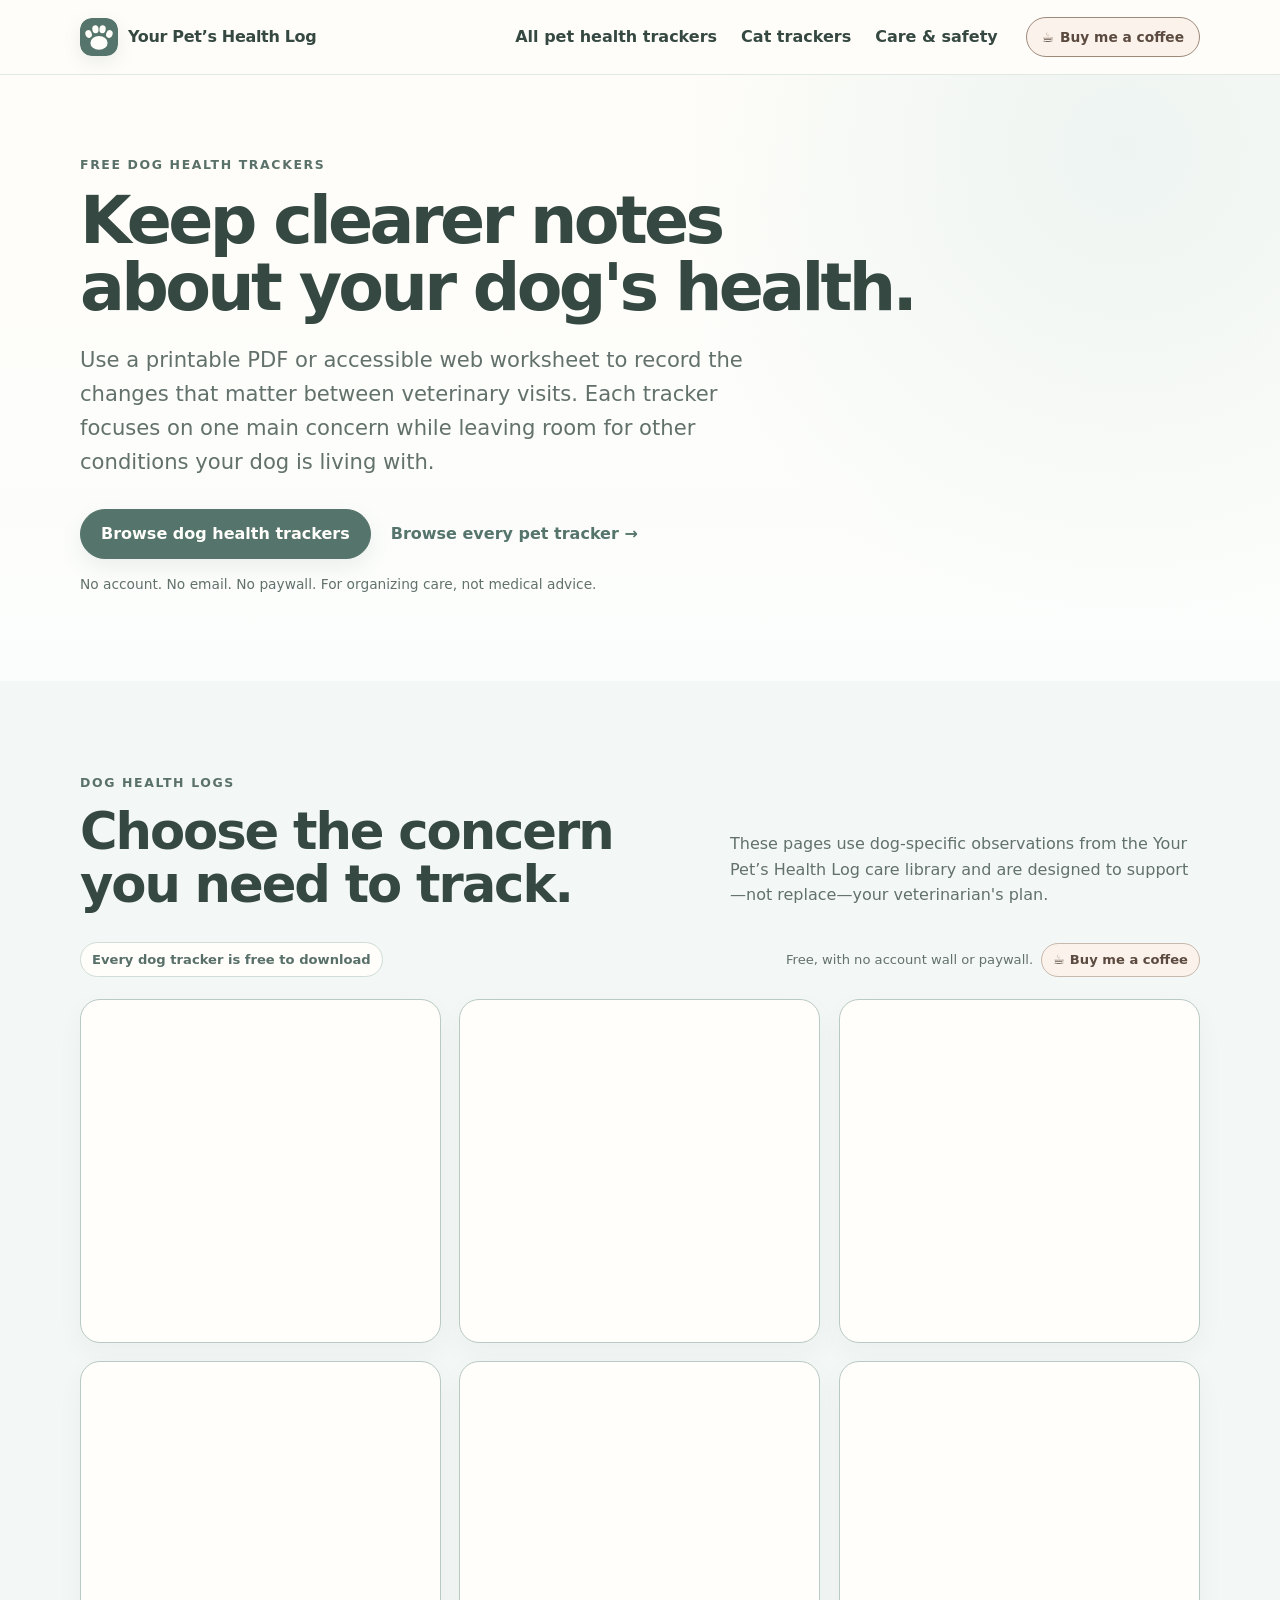
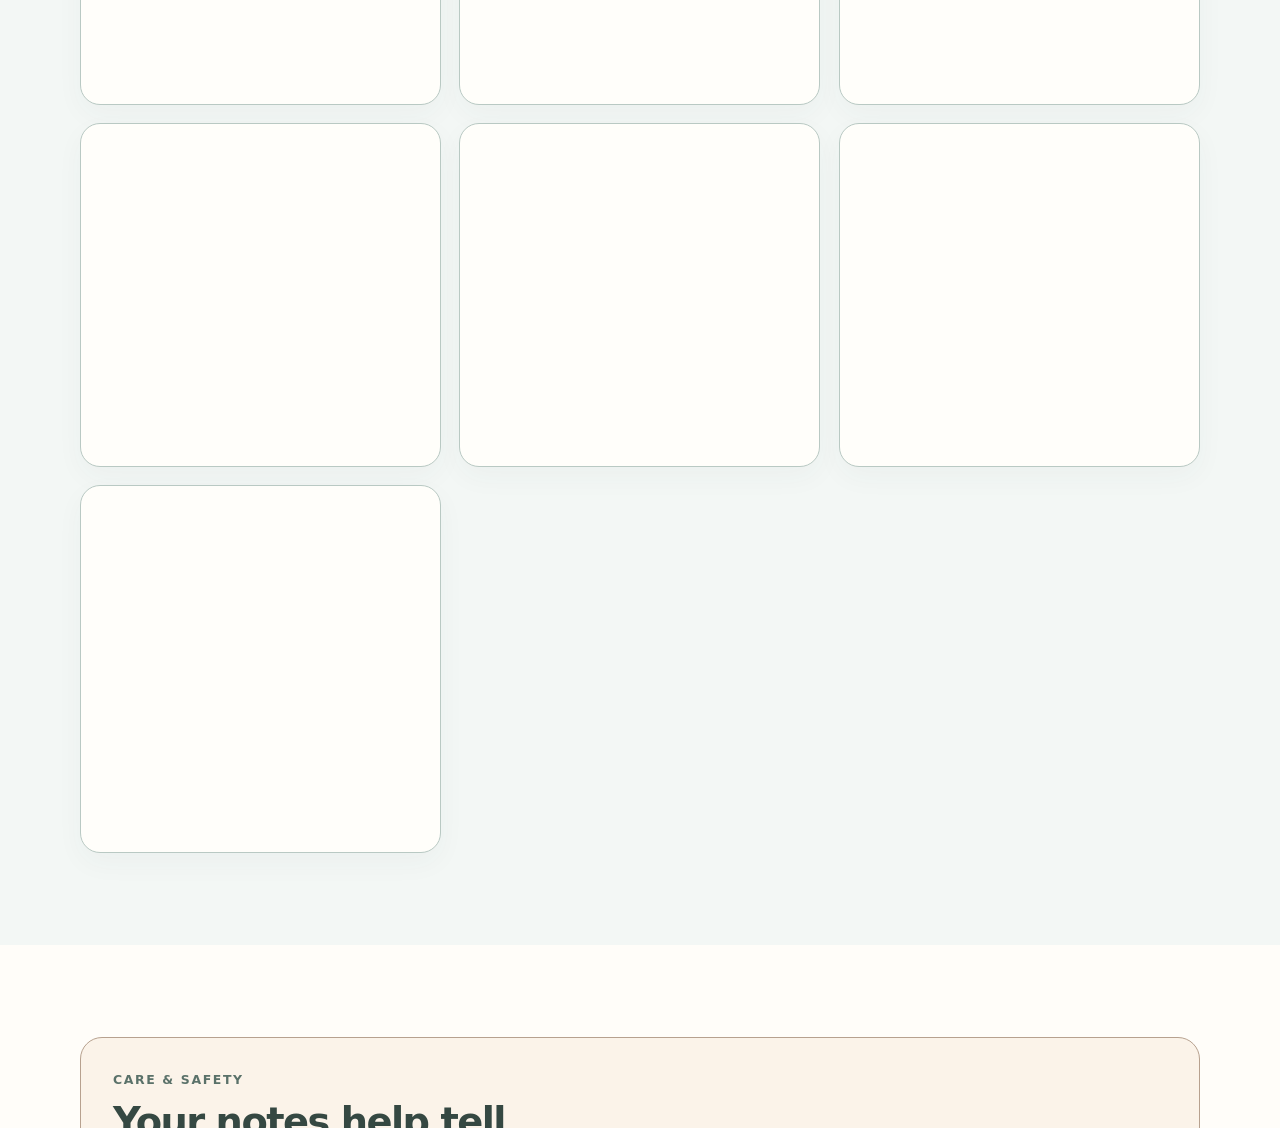
<file: pets/dog-health-trackers.html>
<!doctype html>
<html lang="en">
<head>
  <meta charset="utf-8">
  <meta name="viewport" content="width=device-width, initial-scale=1">
  <title>Free Dog Health Trackers & Printable Logs | Your Pet’s Health Log</title>
  <meta name="description" content="Free printable dog health trackers for diabetes, kidney disease, arthritis, heart disease, Cushing's, seizures, allergies and more. No account or paywall.">
  <meta name="robots" content="index, follow, max-image-preview:large">
  <link rel="canonical" href="https://yourpetshealthlog.com/pets/dog-health-trackers.html">
  <meta property="og:type" content="website">
  <meta property="og:site_name" content="Your Pet’s Health Log">
  <meta property="og:title" content="Free Dog Health Trackers & Printable Logs | Your Pet’s Health Log">
  <meta property="og:description" content="Printable and accessible dog health trackers for common chronic health concerns. Keep clearer notes for veterinary visits.">
  <meta property="og:url" content="https://yourpetshealthlog.com/pets/dog-health-trackers.html">
  <meta property="og:image" content="https://yourpetshealthlog.com/assets/og-card.png">
  <meta property="og:image:width" content="1200">
  <meta property="og:image:height" content="630">
  <meta property="og:image:alt" content="Your Pet’s Health Log — free printable pet health trackers, no account or email required.">
  <meta name="twitter:image" content="https://yourpetshealthlog.com/assets/og-card.png">
  <meta name="twitter:card" content="summary_large_image">
  <link rel="icon" href="/assets/paw.svg?v=20261003-convert1" type="image/svg+xml">
  <link rel="stylesheet" href="/styles/base.css?v=20261003-convert1">
  <link rel="stylesheet" href="/styles/components.css?v=20261003-convert1">
  <link rel="stylesheet" href="/styles/launch-polish-1.css?v=20261003-convert1">
</head>
<body>
  <a class="skip-link" href="#main">Skip to dog health trackers</a>
  <header class="site-header"><div class="shell nav-wrap"><a class="brand" href="/" aria-label="Your Pet’s Health Log home"><img class="brand-logo" src="/assets/paw.svg?v=20261003-convert1" width="38" height="38" alt=""><span>Your Pet’s Health Log</span></a><nav aria-label="Primary navigation"><a href="/#library">All pet health trackers</a><a href="/pets/cat-health-trackers.html">Cat trackers</a><a href="/#safety">Care &amp; safety</a></nav><a class="button button-small button-coffee" href="https://buymeacoffee.com/divclass016" target="_blank" rel="noopener noreferrer"><span aria-hidden="true">☕</span> Buy me a coffee</a></div></header>
  <main id="main">
    <section class="hero"><div class="shell"><p class="eyebrow">Free dog health trackers</p><h1>Keep clearer notes about your dog's health.</h1><p class="lede">Use a printable PDF or accessible web worksheet to record the changes that matter between veterinary visits. Each tracker focuses on one main concern while leaving room for other conditions your dog is living with.</p><div class="button-row"><a class="button" href="#trackers">Browse dog health trackers</a><a class="text-link" href="/#library">Browse every pet tracker <span aria-hidden="true">→</span></a></div><p class="microcopy">No account. No email. No paywall. For organizing care, not medical advice.</p></div></section>
    <section id="trackers" class="section section-soft"><div class="shell"><div class="section-heading"><div><p class="eyebrow">Dog health logs</p><h2>Choose the concern you need to track.</h2></div><p>These pages use dog-specific observations from the Your Pet’s Health Log care library and are designed to support—not replace—your veterinarian's plan.</p></div><div class="library-status"><p class="result-count">Every dog tracker is free to download</p><p class="library-support">Free, with no account wall or paywall. <a href="https://buymeacoffee.com/divclass016" target="_blank" rel="noopener noreferrer"><span aria-hidden="true">☕</span> Buy me a coffee</a></p></div>
    <div class="tracker-grid">
      <article class="tracker-card"><h3>Diabetes</h3><p>Glucose, insulin, meals, water, urination, weight and activity.</p><div class="variant-actions"><a class="download-link" href="/downloads/dog-diabetes-tracker.pdf" aria-label="Download free printable Dog Diabetes Tracker" download>Download PDF <span aria-hidden="true">↓</span></a><a class="accessible-link" href="/care/dog-diabetes-tracker.html" aria-label="Fill in the Dog Diabetes Tracker online">Fill in online</a></div></article>
      <article class="tracker-card"><h3>Chronic Kidney Disease</h3><p>Water, urination, appetite, weight, GI signs and medication notes.</p><div class="variant-actions"><a class="download-link" href="/downloads/dog-ckd-tracker.pdf" aria-label="Download free printable Dog Kidney Disease Tracker" download>Download PDF <span aria-hidden="true">↓</span></a><a class="accessible-link" href="/care/dog-ckd-tracker.html" aria-label="Fill in the Dog Kidney Disease Tracker online">Fill in online</a></div></article>
      <article class="tracker-card"><h3>Arthritis &amp; Mobility</h3><p>Getting up, stairs, walks, play, slips, stiffness and comfort.</p><div class="variant-actions"><a class="download-link" href="/downloads/dog-arthritis-mobility-tracker.pdf" aria-label="Download free printable Dog Arthritis Tracker" download>Download PDF <span aria-hidden="true">↓</span></a><a class="accessible-link" href="/care/dog-arthritis-mobility-tracker.html" aria-label="Fill in the Dog Arthritis Tracker online">Fill in online</a></div></article>
      <article class="tracker-card"><h3>Heart Disease</h3><p>Resting breathing, cough, effort, activity, appetite and medication.</p><div class="variant-actions"><a class="download-link" href="/downloads/dog-heart-disease-tracker.pdf" aria-label="Download free printable Dog Heart Disease Tracker" download>Download PDF <span aria-hidden="true">↓</span></a><a class="accessible-link" href="/care/dog-heart-disease-tracker.html" aria-label="Fill in the Dog Heart Disease Tracker online">Fill in online</a></div></article>
      <article class="tracker-card"><h3>Cushing's Syndrome</h3><p>Thirst, urination, appetite, panting, activity, skin/coat and medication.</p><div class="variant-actions"><a class="download-link" href="/downloads/dog-cushings-tracker.pdf" aria-label="Download free printable Dog Cushing's Tracker" download>Download PDF <span aria-hidden="true">↓</span></a><a class="accessible-link" href="/care/dog-cushings-tracker.html" aria-label="Fill in the Dog Cushing's Tracker online">Fill in online</a></div></article>
      <article class="tracker-card"><h3>Hypothyroidism</h3><p>Energy, weight, exercise tolerance, skin/coat and medication notes.</p><div class="variant-actions"><a class="download-link" href="/downloads/dog-hypothyroidism-tracker.pdf" aria-label="Download free printable Dog Hypothyroidism Tracker" download>Download PDF <span aria-hidden="true">↓</span></a><a class="accessible-link" href="/care/dog-hypothyroidism-tracker.html" aria-label="Fill in the Dog Hypothyroidism Tracker online">Fill in online</a></div></article>
      <article class="tracker-card"><h3>Seizures / Epilepsy</h3><p>Timing, duration, severity, recovery, possible triggers and medication.</p><div class="variant-actions"><a class="download-link" href="/downloads/dog-seizure-epilepsy-tracker.pdf" aria-label="Download free printable Dog Seizure Tracker" download>Download PDF <span aria-hidden="true">↓</span></a><a class="accessible-link" href="/care/dog-seizure-epilepsy-tracker.html" aria-label="Fill in the Dog Seizure Tracker online">Fill in online</a></div></article>
      <article class="tracker-card"><h3>Allergy &amp; Skin</h3><p>Itch, licking, skin, ears, paws, possible exposures and treatment notes.</p><div class="variant-actions"><a class="download-link" href="/downloads/dog-allergy-skin-tracker.pdf" aria-label="Download free printable Dog Allergy Tracker" download>Download PDF <span aria-hidden="true">↓</span></a><a class="accessible-link" href="/care/dog-allergy-skin-tracker.html" aria-label="Fill in the Dog Allergy Tracker online">Fill in online</a></div></article>
      <article class="tracker-card"><h3>Chronic GI</h3><p>Meals, vomiting, stool, appetite, weight, energy and medication.</p><div class="variant-actions"><a class="download-link" href="/downloads/dog-chronic-gi-tracker.pdf" aria-label="Download free printable Dog GI Tracker" download>Download PDF <span aria-hidden="true">↓</span></a><a class="accessible-link" href="/care/dog-chronic-gi-tracker.html" aria-label="Fill in the Dog GI Tracker online">Fill in online</a></div></article>
      <article class="tracker-card"><h3>Cancer &amp; Supportive Care</h3><p>Comfort, appetite, hydration, mobility, medication and good-day notes.</p><div class="variant-actions"><a class="download-link" href="/downloads/dog-cancer-supportive-care-tracker.pdf" aria-label="Download free printable Dog Cancer Support Tracker" download>Download PDF <span aria-hidden="true">↓</span></a><a class="accessible-link" href="/care/dog-cancer-supportive-care-tracker.html" aria-label="Fill in the Dog Cancer Support Tracker online">Fill in online</a></div></article>
    </div></div></section>
    <section class="section"><div class="shell safety"><div><p class="eyebrow">Care &amp; safety</p><h2>Your notes help tell the story. Your veterinarian makes the medical decisions.</h2></div><p>Your Pet’s Health Log does not diagnose disease, recommend medication doses, or set treatment targets. Follow the plan from a veterinarian experienced with dogs and seek prompt veterinary care for urgent or concerning changes.</p></div></section>
  </main>
  <footer class="site-footer"><div class="shell footer-wrap"><div class="footer-brand"><img class="footer-logo" src="/assets/paw.svg?v=20261003-convert1" width="34" height="34" alt=""><div><strong>Your Pet’s Health Log</strong><p>Free pet health trackers for clearer notes between veterinary visits.</p></div></div><div class="footer-links"><a href="/">Home</a><a href="/pets/cat-health-trackers.html">Cat health trackers</a><a href="/privacy.html">Privacy</a><a href="/about.html">About</a><a href="/terms.html">Terms</a><a href="https://welcomehomepet.netlify.app/">New pet checklists</a></div></div></footer>
</body>
</html>
</file>
<file: styles/base.css>
:root {
  --ink: #354842;
  --muted: #62716c;
  --brand: #55756c;
  --brand-2: #5a7169;
  --cream: #fffdf9;
  --soft: #f3f7f5;
  --line: #dde6e2;
  --white: #fffefa;
  --rose: #f7ece9;
  --sand: #f8f1e8;
  --blue: #edf3f6;
  --focus: #976a40;
  --shadow: 0 18px 50px rgba(53, 72, 66, .075);
  --radius: 22px;
}
* { box-sizing: border-box; }
html { scroll-behavior: smooth; color-scheme: light; }
body {
  min-height: 100vh;
  margin: 0;
  color: var(--ink);
  background: var(--cream);
  font-family: Inter, ui-sans-serif, system-ui, -apple-system, BlinkMacSystemFont, "Segoe UI", sans-serif;
  line-height: 1.6;
  text-rendering: optimizeLegibility;
}
a { color: inherit; }
:where(a,button,input,textarea,summary):focus-visible { outline: 3px solid var(--focus); outline-offset: 4px; border-radius: 7px; }
img { max-width: 100%; }
.shell { width: min(1120px, calc(100% - 40px)); margin-inline: auto; }
.narrow-shell { max-width: 820px; }
.skip-link { position: absolute; left: 12px; top: -80px; z-index: 20; background: var(--white); padding: 10px 14px; border: 1px solid var(--line); }
.skip-link:focus { top: 12px; }
.site-header { position: sticky; top: 0; z-index: 10; border-bottom: 1px solid rgba(221,230,226,.9); background: rgba(255,253,249,.94); backdrop-filter: blur(16px); }
.nav-wrap { min-height: 74px; display: flex; align-items: center; gap: 28px; }
.brand { display: inline-flex; align-items: center; gap: 10px; font-weight: 800; text-decoration: none; letter-spacing: -.02em; }
.brand-logo { width: 38px; height: 38px; display: block; flex: 0 0 auto; border-radius: 12px; box-shadow: 0 6px 18px rgba(85,117,108,.12); }
nav { display: flex; gap: 24px; margin-left: auto; }
nav a, .site-footer a { text-decoration: none; font-weight: 650; }
nav a:hover, .site-footer a:hover, .text-link:hover { text-decoration: underline; text-underline-offset: 4px; }
h1, h2, h3, p { margin-top: 0; }
h1 { max-width: 780px; margin-bottom: 22px; font-size: clamp(2.65rem, 6vw, 5.8rem); line-height: .98; letter-spacing: -.055em; }
h2 { margin-bottom: 28px; font-size: clamp(2rem, 4vw, 3.5rem); line-height: 1.05; letter-spacing: -.04em; }
h3 { margin-bottom: 10px; font-size: 1.25rem; line-height: 1.2; }
.lede { max-width: 720px; color: var(--muted); font-size: clamp(1.1rem, 2vw, 1.32rem); }
.lede.compact { max-width: 650px; }
.eyebrow, .card-kicker { margin-bottom: 12px; color: var(--brand-2); font-size: .78rem; font-weight: 850; letter-spacing: .13em; text-transform: uppercase; }
.section { padding: 92px 0; }
.section-soft { background: var(--soft); }
section[id] { scroll-margin-top: 92px; }
.site-footer { padding: 38px 0; border-top: 1px solid #cfdcd7; background: #49645d; color: #fffdf9; }
.footer-wrap { display: flex; justify-content: space-between; gap: 32px; align-items: center; }
.footer-wrap p { margin: 6px 0 0; color: #deebe6; }
.footer-links { display: flex; gap: 22px; align-items: center; flex-wrap: wrap; justify-content: flex-end; }
.footer-brand { display: flex; align-items: center; gap: 12px; max-width: 520px; }
.footer-logo { width: 34px; height: 34px; display: block; flex: 0 0 auto; border-radius: 11px; }
@media (max-width: 760px) {
  .shell { width: min(100% - 28px, 1120px); }
  .site-header { position: static; }
  .nav-wrap { min-height: 66px; }
  nav { display: none; }
  .nav-wrap .button-small { margin-left: auto; }
  .section { padding: 68px 0; }
  .footer-wrap { flex-direction: column; }
  .footer-links { align-items: flex-start; justify-content: flex-start; gap: 10px 20px; }
}
@media (prefers-reduced-motion: reduce) {
  html { scroll-behavior: auto; }
  *, *::before, *::after { animation-duration: .01ms !important; animation-iteration-count: 1 !important; transition-duration: .01ms !important; scroll-behavior: auto !important; }
}

/* Keep the brand and the support button on one line once the nav collapses. */
@media (max-width: 760px) {
  .nav-wrap { gap: 12px; }
  .brand { min-width: 0; font-size: .95rem; line-height: 1.2; }
  .brand-logo { width: 34px; height: 34px; }
  .nav-wrap .button-small { flex: 0 0 auto; white-space: nowrap; }
}
@media (max-width: 400px) {
  .brand span { max-width: 128px; }
}
</file>
<file: styles/mobile-app.css>
:root{--app-max:760px}.app-shell{max-width:var(--app-max);margin:0 auto;padding:1rem}.app-hero{padding:clamp(2.5rem,7vw,4.5rem) 0 1.5rem}.app-hero h1{max-width:14ch;margin-top:0;line-height:1.05}.app-card{background:#fff;border:1px solid var(--line,#d9e1de);border-radius:1.25rem;padding:1rem;margin:1rem 0;box-shadow:0 8px 24px rgba(32,52,47,.06)}.app-grid{display:grid;gap:.75rem}.app-field{min-width:0}.app-field input,.app-field select,.app-field textarea{width:100%;box-sizing:border-box}.app-form-pair{display:grid;grid-template-columns:repeat(2,minmax(0,1fr));gap:.75rem;align-items:end}.app-choice-grid{display:grid;grid-template-columns:repeat(2,minmax(0,1fr));gap:.75rem}.app-choice,.app-action{min-height:56px;border:2px solid #55756c;border-radius:1rem;background:#fff;padding:.8rem;font:inherit;font-weight:700;color:#263c36;cursor:pointer}.app-choice[aria-pressed=true]{background:#e8f0ed}.app-action{display:flex;align-items:center;justify-content:center;text-decoration:none;background:#55756c;color:#fff;width:100%}.app-action.secondary{background:#fff;color:#36574e}.app-field{display:grid;gap:.35rem;font-weight:700}.app-field input,.app-field select,.app-field textarea{font:inherit;min-height:52px;border:1px solid #8aa099;border-radius:.8rem;padding:.75rem;background:#fff;color:#1e312c}.app-field textarea{min-height:92px;resize:vertical}.app-muted{color:#536b64;font-size:.95rem}.app-pet{display:flex;gap:.8rem;align-items:center}.app-avatar{width:58px;height:58px;border-radius:50%;display:grid;place-items:center;background:#e8f0ed;font-size:1.8rem}.app-entry{padding:.8rem 0;border-top:1px solid #e1e7e5}.app-entry:first-child{border-top:0}.app-entry dl{margin:.4rem 0;display:grid;grid-template-columns:auto 1fr;gap:.25rem .6rem}.app-entry dd{margin:0}.app-nav{display:flex;gap:.5rem;flex-wrap:wrap}.app-nav a{min-height:44px;display:inline-flex;align-items:center}.app-status{min-height:1.5em;font-weight:700}.app-summary{white-space:pre-wrap;background:#f7faf9;border-radius:1rem;padding:1rem}.app-actions{display:grid;gap:.65rem}.app-hidden{display:none!important}@media(min-width:620px){.app-choice-grid{grid-template-columns:repeat(4,minmax(0,1fr))}.app-actions{grid-template-columns:repeat(3,1fr)}}@media(max-width:420px){.app-shell{padding:.8rem}.app-choice,.app-action{min-height:60px}.app-hero{padding-top:2rem}}.app-file{position:absolute;width:1px;height:1px;overflow:hidden;clip:rect(0,0,0,0);white-space:nowrap}.app-photo-box{display:grid;gap:.6rem}.app-photo-preview{display:block;max-width:100%;max-height:280px;object-fit:contain;border-radius:1rem;border:1px solid #d9e1de}.app-photo-thumb{width:88px;height:88px;object-fit:cover;border-radius:.8rem;margin-top:.5rem}.app-report-photo{max-width:220px;max-height:220px;object-fit:contain;border-radius:.8rem;margin:.5rem 0}@media print{.site-header,.site-footer,.app-hero,.app-actions,.text-link{display:none!important}.app-card{box-shadow:none;border:0}.app-report-photo{max-width:2.5in;max-height:2.5in}}.app-photo-approval{display:grid;grid-template-columns:1fr 1fr;gap:.6rem;margin-top:.6rem}@media(max-width:420px){.app-photo-approval{grid-template-columns:1fr}}.app-remove-pet{margin-left:auto;align-self:center;display:inline-flex;align-items:center;justify-content:center;min-height:48px;padding:.65rem 1.15rem;border:2px solid #55756c;border-radius:1rem;background:#fff;color:#36574e;font:inherit;font-size:.95rem;font-weight:800;line-height:1.1;cursor:pointer;white-space:nowrap;box-shadow:none}.app-remove-pet:hover{background:#edf4f1;border-color:#45665d}.app-remove-pet:active{transform:translateY(1px)}.app-remove-pet:focus-visible{outline:3px solid #55756c;outline-offset:2px}@media(max-width:420px){.app-pet{flex-wrap:wrap}.app-remove-pet{margin-left:66px}}
@media(max-width:620px){.app-form-pair{grid-template-columns:1fr}}

/* Unified app controls */
.text-link{display:inline-flex;align-items:center;justify-content:center;min-height:44px;padding:.55rem .9rem;border:2px solid #55756c;border-radius:.85rem;background:#fff;color:#36574e;font:inherit;font-weight:800;line-height:1;text-decoration:none;cursor:pointer}.text-link:hover{background:#edf4f1;text-decoration:none}.text-link:active{transform:translateY(1px)}

/* High-contrast interaction states: state is conveyed by fill + border, never color alone. */
.app-choice:hover,.app-action.secondary:hover,.text-link:hover,.app-remove-pet:hover{background:#dbe8e3;color:#18362e;border-color:#18362e}.app-choice[aria-pressed=true]{background:#18362e;color:#fff;border-color:#18362e;box-shadow:inset 0 0 0 2px #fff}.app-action:hover{background:#294f45;border-color:#294f45}.app-action:active,.app-choice:active,.text-link:active,.app-remove-pet:active{background:#18362e;color:#fff;border-color:#18362e;transform:translateY(1px)}.app-choice:focus-visible,.app-action:focus-visible,.text-link:focus-visible,.app-remove-pet:focus-visible{outline:4px solid #b05d00;outline-offset:3px}
@media(forced-colors:active){.app-choice[aria-pressed=true],.app-action:active,.text-link:active,.app-remove-pet:active{outline:3px solid Highlight;outline-offset:2px}.app-choice,.app-action,.text-link,.app-remove-pet{forced-color-adjust:auto}}

.app-report-pet{display:flex;align-items:center;gap:1rem;margin:.75rem 0 1rem;padding-bottom:1rem;border-bottom:1px solid #d9e1de}.app-report-pet h2{margin:.15rem 0}.app-report-pet .eyebrow{margin:0}.app-report-species{margin:.15rem 0 0}.app-report-avatar{width:72px;height:72px;flex:0 0 72px;font-size:2.25rem}@media print{.app-report-pet{display:flex!important}.app-report-avatar{width:58px;height:58px;flex-basis:58px;font-size:1.8rem}}

.app-checkin-time{display:inline-flex;align-items:center;min-height:36px;margin:.1rem 0 .55rem;padding:.4rem .7rem;border-radius:999px;background:#e8f0ed;color:#294f45;font-weight:800;font-size:.9rem;font-variant-numeric:tabular-nums}@media(max-width:420px){.app-checkin-time{font-size:.85rem}}

/* Vet-ready structured report */
.app-summary{white-space:normal;display:grid;gap:.85rem;background:#f7faf9}.app-report-entry{background:#fff;border:1px solid #d9e1de;border-radius:1rem;padding:1rem;break-inside:avoid}.app-report-entry time{display:block;font-weight:900;color:#294f45;margin-bottom:.7rem}.app-report-observations{display:grid;grid-template-columns:repeat(3,minmax(0,1fr));gap:.5rem}.app-report-observation{padding:.55rem .65rem;border-radius:.7rem;background:#edf4f1}.app-report-observation span,.app-report-observation strong{display:block}.app-report-observation span{font-size:.75rem;color:#536b64}.app-report-note{margin:.75rem 0 0}.app-report-entry .app-report-photo{display:block;margin:.8rem 0 0;max-width:240px}@media(max-width:520px){.app-report-observations{grid-template-columns:1fr}.app-report-entry .app-report-photo{max-width:100%}}@media print{.app-summary{padding:0;background:#fff}.app-report-entry{border:1px solid #ccd8d4;margin-bottom:.12in}.app-report-observations{grid-template-columns:repeat(3,1fr)}}

/* Optional support after a useful result, kept out of the clinical record */
.app-support{display:flex;align-items:center;gap:1rem;margin-top:1.5rem;padding:1rem;border-top:1px solid var(--line,#d9e1de);background:#f7faf9}.app-support>div{flex:1}.app-support h3{margin:0 0 .4rem;font-size:1.125rem}.app-support p{margin:0;font-size:1rem;line-height:1.5}.app-support .app-action{width:auto;flex-shrink:0;font-size:1rem}@media(max-width:600px){.app-support{flex-direction:column;align-items:flex-start}.app-support .app-action{width:100%}}@media print{.app-support{display:none!important}}
</file>
<file: styles/components.css>
.button { display:inline-flex; align-items:center; justify-content:center; min-height:50px; padding:0 20px; border:1px solid var(--brand); border-radius:999px; background:var(--brand); color:var(--white); font-weight:800; text-decoration:none; box-shadow:0 8px 20px rgba(85,117,108,.10); transition:transform .18s ease,background .18s ease,box-shadow .18s ease; }
.button:hover { transform:translateY(-2px); background:var(--brand-2); box-shadow:0 10px 24px rgba(85,117,108,.13); }
.button-small { min-height:40px; padding:0 15px; font-size:.86rem; }
.text-link,.download-link { color:var(--brand); font-weight:800; text-decoration:none; }
.text-link:hover,.download-link:hover { text-decoration:underline; text-underline-offset:4px; }
.hero { padding:54px 0 72px; overflow:hidden; background:radial-gradient(circle at 88% 12%,#edf4f1 0,rgba(237,244,241,0) 38%),linear-gradient(180deg,#fffdf9,#fbfdfc); }
.hero-grid { display:grid; grid-template-columns:minmax(0,1.45fr) minmax(310px,.7fr); gap:52px; align-items:start; }
.button-row { display:flex; align-items:center; gap:20px; flex-wrap:wrap; margin-top:30px; }
.microcopy { margin:14px 0 0; color:var(--muted); font-size:.86rem; }
.tracking-paths { display:grid; grid-template-columns:repeat(3,minmax(0,1fr)); gap:14px; margin-top:20px; }
.tracking-path { display:flex; min-width:0; flex-direction:column; padding:18px 20px; border:1px solid #b9c9c3; border-radius:20px; background:rgba(255,254,250,.96); box-shadow:0 10px 28px rgba(53,72,66,.045); }
.tracking-path-icon { display:block; margin-bottom:10px; font-size:1.65rem; line-height:1; }
.tracking-path .card-kicker { margin-bottom:8px; }
.tracking-path h2 { margin-bottom:10px; font-size:1.35rem; letter-spacing:-.025em; }
.tracking-path > p:not(.card-kicker) { margin-bottom:14px; color:var(--muted); font-size:.92rem; }
.tracking-path .button { width:100%; min-height:46px; margin-top:auto; padding-inline:14px; text-align:center; font-size:.86rem; }
.button-secondary { border-color:#82978f; background:#eef5f2; color:#294f45; box-shadow:none; }
.button-secondary:hover { border-color:#55756c; background:#dfece7; color:#18362e; box-shadow:none; }
.species-shortcuts { display:flex; gap:8px; flex-wrap:wrap; margin:18px 0 0; color:var(--muted); font-size:.86rem; }
.species-shortcuts a { color:var(--brand); font-weight:750; text-underline-offset:3px; }
.hero-card { padding:32px; border:1px solid var(--line); border-radius:var(--radius); background:rgba(255,254,250,.94); box-shadow:var(--shadow); }
.hero-card h2 { margin-bottom:22px; font-size:2rem; }
.check-list { display:grid; gap:13px; margin:0; padding:0; list-style:none; }
.check-list li { position:relative; padding-left:30px; }
.check-list li::before { content:"✓"; position:absolute; left:0; top:1px; display:grid; place-items:center; width:21px; height:21px; border-radius:50%; background:#edf4f1; color:var(--brand); font-weight:900; }
.heart-strip { border-block:1px solid #eadfd5; background:#fbf2eb; }
.heart-strip .shell { display:flex; justify-content:center; gap:10px 18px; flex-wrap:wrap; padding-block:17px; text-align:center; }
.heart-strip strong { color:#6d5c50; }
.heart-strip span { color:#7b6a5f; }
.family-finder { background:linear-gradient(180deg,#fffefa,#fffdf9); }
.finder-intro { max-width:760px; margin-bottom:34px; }
.finder-intro h2 { margin-bottom:12px; }
.finder-intro > p:last-child { max-width:650px; color:var(--muted); font-size:1.05rem; }
.family-grid { display:grid; grid-template-columns:repeat(4,minmax(0,1fr)); gap:16px; }
.family-choice { min-height:166px; padding:22px; border:1px solid #82978f; border-radius:20px; background:var(--white); color:var(--ink); text-align:left; font:inherit; cursor:pointer; box-shadow:0 8px 24px rgba(53,72,66,.035); transition:transform .16s ease,border-color .16s ease,box-shadow .16s ease,background .16s ease; }
.family-choice:hover { transform:translateY(-3px); border-color:#6f887f; box-shadow:0 14px 30px rgba(53,72,66,.065); }
.family-choice:focus-visible { outline-color:var(--focus); outline-offset:3px; }
.family-choice.is-selected { border-color:#6f887f; background:#f1f7f4; box-shadow:0 0 0 2px rgba(85,117,108,.08),0 14px 30px rgba(53,72,66,.055); }
.family-choice > strong,.family-choice > span { display:block; }
.family-choice > strong { margin:12px 0 5px; font-size:1.08rem; }
.family-choice > span:last-child { color:var(--muted); font-size:.82rem; line-height:1.4; }
.family-icon { min-height:34px; font-size:1.8rem; line-height:1; }
.family-choice-all { background:linear-gradient(145deg,#fbf3eb,#fffefa); }
.personalize-wrap { margin-top:30px; }
.personalize-card { display:grid; grid-template-columns:132px minmax(0,1fr); gap:26px; align-items:center; padding:24px; border:1px solid #c7b9ad; border-radius:22px; background:linear-gradient(145deg,#fdf7f3,#fffefa 52%,#f4f8f6); box-shadow:0 12px 32px rgba(53,72,66,.045); }
.personalize-card[hidden] { display:none; }
.photo-preview { position:relative; width:116px; aspect-ratio:1; overflow:hidden; border:1px dashed #9d897a; border-radius:28px; background:#fffefa; box-shadow:inset 0 0 0 6px rgba(255,255,255,.52); }
.photo-preview.is-ready { border-style:solid; border-color:#6f887f; box-shadow:0 0 0 4px rgba(85,117,108,.08); }
.photo-preview img { width:100%; height:100%; object-fit:cover; display:block; }
.photo-preview img[hidden] { display:none; }
.photo-placeholder { position:absolute; inset:0; display:grid; place-items:center; color:#806f64; font-size:2rem; }
.photo-placeholder small { display:block; margin-top:5px; font-size:.62rem; font-weight:800; letter-spacing:.08em; text-transform:uppercase; }
.personalize-copy .eyebrow { margin-bottom:6px; }
.personalize-copy h3 { margin-bottom:6px; font-size:1.35rem; }
.personalize-copy > p { max-width:680px; margin-bottom:16px; color:var(--muted); }
.personalize-fields { display:grid; grid-template-columns:minmax(0,1fr) minmax(0,1fr); gap:14px; align-items:start; }
.personalize-fields > label,.personalize-fields > .photo-field { align-self:start; }
.personalize-fields > label { grid-template-rows:auto 46px; }
.personalize-fields > .photo-field { grid-template-rows:auto 46px auto; }
.personalize-fields > label > input[type="text"],.personalize-fields > .photo-field > input[type="file"] { margin:0; align-self:start; }
.personalize-fields label { display:grid; gap:6px; color:var(--ink); font-size:.78rem; font-weight:800; }
.personalize-fields input[type="text"] { width:100%; min-height:46px; padding:0 13px; border:1px solid #82978f; border-radius:12px; background:var(--white); color:var(--ink); font:inherit; }
.photo-field { display:grid; gap:6px; min-width:0; }
.photo-field > label { display:flex; align-items:baseline; justify-content:space-between; gap:12px; }
.photo-field > label span { color:var(--muted); font-size:.7rem; font-weight:700; text-transform:lowercase; }
.photo-field input[type="file"] { width:100%; min-height:46px; padding:5px 7px; border:1px solid #82978f; border-radius:12px; background:var(--white); color:var(--ink); font:inherit; font-size:.82rem; cursor:pointer; }
.photo-field input[type="file"]::file-selector-button { min-height:34px; margin-right:10px; padding:0 12px; border:1px solid #82978f; border-radius:9px; background:#eef5f2; color:#415f56; font:inherit; font-weight:800; cursor:pointer; }
.photo-field input[type="file"]::file-selector-button:hover { background:#e5f0eb; }
.photo-field input[type="file"]:focus-visible { border-color:#6f887f; }
.photo-help { margin:0; max-width:420px; color:var(--muted); font-size:.72rem; line-height:1.4; }
.photo-remove { min-height:44px; padding:0 13px; border:0; background:transparent; color:#8a6d63; font:inherit; font-size:.8rem; font-weight:800; cursor:pointer; }
.photo-remove:hover { text-decoration:underline; text-underline-offset:3px; }
.personalize-privacy { margin:10px 0 0 !important; font-size:.78rem; }
.personalize-privacy[data-state="ready"] { color:#48665c; font-weight:700; }
.personalize-privacy[data-state="error"] { color:#8a4f45; font-weight:700; }
.continue-link { display:inline-flex; margin-top:12px; min-height:28px; align-items:center; }
.section-heading { display:flex; align-items:end; justify-content:space-between; gap:36px; margin-bottom:30px; }
.section-heading h2 { margin-bottom:0; }
.section-heading > p { max-width:470px; margin-bottom:4px; color:var(--muted); }
.library-tools { display:flex; gap:18px; justify-content:space-between; align-items:center; padding:16px; margin-bottom:10px; border:1px solid #a6b8b1; border-radius:18px; background:rgba(255,254,250,.82); }
.filter-group { display:flex; gap:8px; flex-wrap:wrap; }
.filter-chip { min-height:40px; padding:0 13px; border:1px solid #82978f; border-radius:999px; background:var(--white); color:var(--ink); font:inherit; font-size:.82rem; font-weight:800; cursor:pointer; }
.filter-chip span { margin-left:5px; color:var(--muted); font-size:.7rem; }
.filter-chip:hover,.filter-chip.is-active { border-color:#6f887f; background:#eaf2ef; color:#415f56; }
.filter-chip.is-active span { color:#587168; }
.search-box { flex:0 1 400px; min-width:260px; }
.search-box input { width:100%; min-height:44px; padding:0 15px; border:1px solid #82978f; border-radius:12px; background:var(--white); color:var(--ink); font:inherit; }
.search-box input:focus-visible { border-color:#6f887f; }
.result-count { margin:14px 0 22px; color:var(--muted); font-size:.86rem; }
.tracker-grid { display:grid; grid-template-columns:repeat(3,1fr); gap:18px; }
.tracker-card { display:flex; min-height:228px; flex-direction:column; padding:24px; border:1px solid #b9c9c3; border-radius:20px; background:var(--white); box-shadow:0 10px 28px rgba(53,72,66,.04); transition:transform .16s ease,box-shadow .16s ease; content-visibility:auto; contain-intrinsic-size:228px; }
.tracker-card:hover { transform:translateY(-3px); box-shadow:0 16px 34px rgba(53,72,66,.065); }
.tracker-card[hidden] { display:none; }
.tracker-card h3 { margin-top:20px; font-size:1.24rem; }
.tracker-card p { color:var(--muted); }
.tracker-card .download-link { margin-top:auto; padding-top:14px; border-top:1px solid var(--line); }
.species-badge { align-self:flex-start; padding:6px 10px; border-radius:999px; font-size:.7rem; font-weight:850; letter-spacing:.02em; text-transform:none; }
.species-badge.cat { background:#e5f0eb; color:#4f6f64; }
.species-badge.dog { background:#f7eee2; color:#80664b; }
.species-badge.small_mammal { background:#f5ebf2; color:#7f6177; }
.species-badge.bird { background:#edf3f7; color:#5b7182; }
.species-badge.reptile { background:#eff3e7; color:#60704f; }
.species-badge.horse { background:#f2ebe5; color:#735e4d; }
.species-badge.aquatic { background:#e9f3f5; color:#52737b; }
.species-badge.universal { background:#efedf6; color:#68637e; }
.no-results { padding:44px; border:1px dashed #82978f; border-radius:18px; text-align:center; background:var(--white); }
.no-results p { margin:8px 0 0; color:var(--muted); }
.steps { display:grid; grid-template-columns:repeat(3,1fr); gap:20px; }
.steps article { padding:28px; border:1px solid #b9c9c3; border-radius:18px; background:var(--white); }
.steps article > span { display:grid; place-items:center; width:36px; height:36px; margin-bottom:34px; border-radius:10px; background:#e8f0ed; color:#4f6f65; font-weight:900; }
.steps p,.principles p { color:var(--muted); }
.resource-grid { display:grid; grid-template-columns:1.2fr .8fr; gap:80px; align-items:start; }
.principles { display:grid; gap:14px; padding:28px; border-left:4px solid #82978f; background:var(--white); }
.principles p { margin:0; }
.library-note { background:#faf6f0; }
.safety { display:grid; grid-template-columns:.8fr 1.2fr; gap:60px; align-items:center; margin-bottom:28px; padding:32px; border:1px solid #b7a18f; border-radius:var(--radius); background:#fbf3e9; }
.safety h2 { margin-bottom:0; font-size:clamp(1.5rem,3vw,2.4rem); }
.safety p:last-child { margin:0; color:#746457; }
.sr-only { position:absolute; width:1px; height:1px; padding:0; margin:-1px; overflow:hidden; clip:rect(0,0,0,0); white-space:nowrap; border:0; }
@media (max-width:1100px) { .tracker-grid { grid-template-columns:repeat(2,1fr); } .library-tools { align-items:stretch; flex-direction:column; } .search-box { flex-basis:auto; min-width:0; } .family-grid { grid-template-columns:repeat(3,minmax(0,1fr)); } }
@media (max-width:980px) { .hero-grid,.resource-grid,.safety { grid-template-columns:1fr; gap:34px; } .family-grid { grid-template-columns:repeat(2,minmax(0,1fr)); } }
@media (max-width:760px) { .section-heading { align-items:stretch; flex-direction:column; } .steps { grid-template-columns:1fr; } .hero { padding-top:64px; } .family-choice { min-height:148px; } .personalize-card { grid-template-columns:100px 1fr; gap:18px; } .photo-preview { width:92px; border-radius:22px; } }
@media (max-width:620px) { .tracker-grid,.family-grid,.tracking-paths { grid-template-columns:1fr; } .tracking-path { display:flex; } .tracking-path .button { width:100%; } .button-row { align-items:flex-start; flex-direction:column; } .button { width:100%; } .nav-wrap .button-small { width:auto; } .hero-card,.tracker-card,.steps article { padding:22px; } .family-choice { min-height:132px; } .safety { margin-bottom:0; } .personalize-card { grid-template-columns:1fr; } .photo-preview { width:104px; } .personalize-fields { align-items:stretch; flex-direction:column; } .personalize-fields input[type="text"],.photo-field { width:100%; min-width:0; } }

@media (max-width:720px){.personalize-fields{grid-template-columns:1fr}.personalize-fields input[type="text"],.photo-field{width:100%}}

/* Personalization alignment: one intentional profile form */
.personalize-card{align-items:start}.personalize-copy{min-width:0}.personalize-fields{display:grid!important;grid-template-columns:minmax(0,1fr) minmax(0,1fr);grid-template-rows:auto;gap:10px 14px;align-items:start}.personalize-fields>.name-field,.personalize-fields>.photo-field{display:grid;grid-template-rows:20px 46px auto;gap:6px;min-width:0;margin:0;align-self:start}.personalize-fields>.name-field{font-weight:800;font-size:.82rem}.personalize-fields>.name-field>input[type="text"],.personalize-fields>.photo-field>input[type="file"]{box-sizing:border-box;width:100%;height:46px;min-height:46px;margin:0;align-self:start}.personalize-fields>.photo-field>label{height:20px;margin:0;display:flex;align-items:center;justify-content:space-between;line-height:20px}.personalize-fields>.name-field::after{content:"";display:block;min-height:1rem}.photo-help{min-height:1rem}.photo-remove{grid-column:2;justify-self:start;margin-top:0}.personalize-privacy{clear:both;margin-top:12px!important}.continue-link{margin-top:14px;min-height:44px;padding:0 16px;border:1px solid #82978f;border-radius:12px;background:#eef5f2;text-decoration:none;font-weight:850}.continue-link:hover,.continue-link:focus-visible{background:#dbe8e3;color:#18362e;border-color:#18362e}@media(max-width:720px){.personalize-fields{grid-template-columns:1fr}.personalize-fields>.name-field,.personalize-fields>.photo-field{grid-template-rows:20px 46px auto}.photo-remove{grid-column:1}.personalize-card{align-items:start}}

/* Structural personalization grid — labels, controls and help share rows */
.personalize-fields{display:grid!important;grid-template-columns:minmax(0,1fr) minmax(0,1fr);gap:10px 14px;align-items:start}.personalize-field{display:grid;grid-template-rows:22px 46px minmax(30px,auto);gap:6px;min-width:0;margin:0}.personalize-field>label{display:flex!important;height:22px!important;margin:0!important;align-items:center!important;justify-content:flex-start;font-size:.82rem;font-weight:800;line-height:22px}.personalize-field.photo-field>label{justify-content:space-between}.personalize-field>input[type="text"],.personalize-field>input[type="file"]{box-sizing:border-box;width:100%!important;height:46px!important;min-height:46px!important;margin:0!important;align-self:start}.personalize-field .photo-help,.personalize-field .field-help{box-sizing:border-box;display:block;min-height:30px;margin:0;font-size:.72rem;line-height:1.4}.photo-remove{grid-column:2}.continue-link{display:inline-flex!important;align-items:center;justify-content:center;min-height:44px!important;padding:0 16px!important;border:1px solid #82978f!important;border-radius:12px!important;background:#eef5f2!important;color:#294f45!important;text-decoration:none!important;font-weight:850!important}.continue-link:hover,.continue-link:focus-visible{background:#dbe8e3!important;color:#18362e!important;border-color:#18362e!important}@media(max-width:720px){.personalize-fields{grid-template-columns:1fr}.photo-remove{grid-column:1}}

.phone-handoff { display:flex; align-items:center; justify-content:space-between; gap:16px; margin:22px 0 16px; padding:14px 16px; border:1px solid var(--line); border-radius:16px; background:#fff; }
.phone-handoff-copy { display:flex; flex-direction:column; gap:3px; }
.phone-handoff-copy strong { color:var(--ink); }
.phone-handoff-copy span { color:var(--muted); font-size:.88rem; }
.phone-handoff > a { display:block; flex:0 0 92px; width:92px; height:92px; }
.phone-handoff-qr { display:block; width:92px; height:92px; border-radius:8px; background:#fff; }
.footer-trust { display:flex; justify-content:center; gap:10px; padding-top:22px; text-align:center; font-size:.88rem; }
.footer-trust span { color:inherit; }
@media (max-width:620px) { .phone-handoff { display:none; } .footer-trust { align-items:center; flex-direction:column; gap:3px; } }

/* Trackers-first homepage: hero download call to action, library toolbar, compact tracker actions */
.button-coffee { gap:6px; border-color:#9d897a; background:#fbf2eb; color:#5b4a3f; box-shadow:none; white-space:nowrap; }
.button-coffee:hover { border-color:#7d6a5c; background:#f6e7db; color:#3f3129; box-shadow:none; }
.hero-actions { margin-top:26px; gap:12px; }
.hero-actions .button { gap:8px; min-height:54px; padding-inline:24px; font-size:1rem; }
.hero-primary { box-shadow:0 12px 26px rgba(85,117,108,.22); }
.hero-trust { display:flex; flex-wrap:wrap; gap:8px 18px; margin:18px 0 0; padding:0; list-style:none; color:var(--ink); font-size:.9rem; font-weight:750; }
.hero-trust li { position:relative; padding-left:24px; }
.hero-trust li::before { content:"✓"; position:absolute; left:0; top:1px; display:grid; place-items:center; width:18px; height:18px; border-radius:50%; background:#e5f0eb; color:var(--brand); font-size:.7rem; font-weight:900; }
.species-shortcuts > span:first-child { color:var(--muted); font-weight:750; }
.library-toolbar { margin-bottom:0; }
/* Paired tracker actions, used by the homepage library and the species hubs. */
.variant-actions { display:flex; flex-wrap:wrap; align-items:center; gap:6px 14px; margin-top:auto; padding-top:12px; }
.variant-actions .download-link { display:inline-flex; align-items:center; gap:6px; min-height:40px; margin-top:0; padding:0 14px; border:1px solid var(--brand); border-radius:999px; background:var(--brand); color:var(--white); font-size:.82rem; }
.variant-actions .download-link:hover,.variant-actions .download-link:focus-visible { background:var(--brand-2); border-color:var(--brand-2); color:var(--white); text-decoration:none; }
.variant-actions .accessible-link { display:inline-flex; align-items:center; min-height:40px; margin-top:0; color:var(--brand); font-size:.82rem; font-weight:800; text-decoration:underline; text-underline-offset:3px; }
.ways-section h2 { margin-bottom:26px; }
.ways-section .tracking-paths { margin-top:0; }
.ways-section .tracking-path h3 { margin-bottom:10px; font-size:1.25rem; }
@media (max-width:760px) {
  .hero-trust { font-size:.86rem; }
  .filter-group { flex-wrap:nowrap; overflow-x:auto; margin:0 -4px; padding:2px 4px 6px; scrollbar-width:thin; }
  .filter-chip { flex:0 0 auto; }
  .family-grid-primary,.family-grid-more { grid-template-columns:repeat(2,minmax(0,1fr)) !important; gap:10px; }
  .family-choice,.family-more { min-height:0 !important; padding:16px; }
  .family-choice > strong,.family-more > strong { margin:8px 0 3px; font-size:1rem; }
}
@media (max-width:620px) {
  .hero-actions { flex-direction:column; align-items:stretch; }
  .hero-actions .button { width:100%; }
  .nav-wrap .button-coffee { min-height:38px; padding:0 12px; font-size:.8rem; }
}
</file>
<file: styles/launch-polish-1.css>
.hero { padding-top:80px; padding-bottom:86px; }
.hero h1 { max-width:840px; font-size:clamp(2.55rem,5.2vw,5.05rem); line-height:1.01; }
.hero-card h2 { font-size:clamp(1.65rem,2.6vw,1.95rem); line-height:1.08; }
.result-count { display:inline-flex; align-items:center; min-height:34px; margin:0; padding:6px 11px; border:1px solid #cfdcd7; border-radius:999px; background:#fffefa; color:#587069; font-size:.82rem; font-weight:750; }
.library-status { display:flex; flex-wrap:wrap; align-items:center; justify-content:space-between; gap:10px 18px; margin:14px 0 22px; }
.library-support { display:inline-flex; align-items:center; flex-wrap:wrap; gap:4px 8px; margin:0; color:var(--muted); font-size:.82rem; }
.library-support a { display:inline-flex; align-items:center; gap:5px; min-height:34px; padding:0 11px; border:1px solid #c7b9ad; border-radius:999px; background:#fbf2eb; color:#5b4a3f; font-weight:850; text-decoration:none; }
.library-support a:hover,.library-support a:focus-visible { border-color:#7d6a5c; background:#f6e7db; color:#3f3129; }
.support-after-download { display:grid; grid-template-columns:minmax(0,1fr) auto; gap:24px; align-items:center; margin-top:28px; padding:22px 24px; border:1px solid #d9c9bb; border-radius:20px; background:linear-gradient(145deg,#fffefa,#fbf3eb); box-shadow:0 10px 28px rgba(53,72,66,.04); }
.support-after-download.is-inline { grid-template-columns:minmax(0,1fr); gap:14px; margin:0 0 18px; padding:20px; break-inside:avoid; }
.support-after-download.is-inline .button { justify-self:start; }
.support-after-download[hidden] { display:none; }
.support-after-download p { margin:0; }
.support-after-download .support-kicker { margin-bottom:3px; color:#7a6557; font-size:.75rem; font-weight:850; letter-spacing:.08em; text-transform:uppercase; }
.support-after-download strong { display:block; margin-bottom:4px; font-size:1.05rem; }
.support-after-download .support-copy { color:var(--muted); font-size:.9rem; }
.support-after-download .button { white-space:nowrap; }
#safety .eyebrow { color:#725f52; }
@media (max-width:760px) {
  .hero { padding-top:58px; padding-bottom:68px; }
  .hero h1 { font-size:clamp(2.45rem,11vw,4rem); }
  .support-after-download { grid-template-columns:1fr; gap:16px; }
  .support-after-download .button { justify-self:start; width:auto; }
}
@media (max-width:620px) {
  .result-count { border-radius:14px; }
  .library-status { align-items:flex-start; flex-direction:column; }
  .support-after-download { padding:20px; }
  .support-after-download .button { width:100%; }
}
</file>
